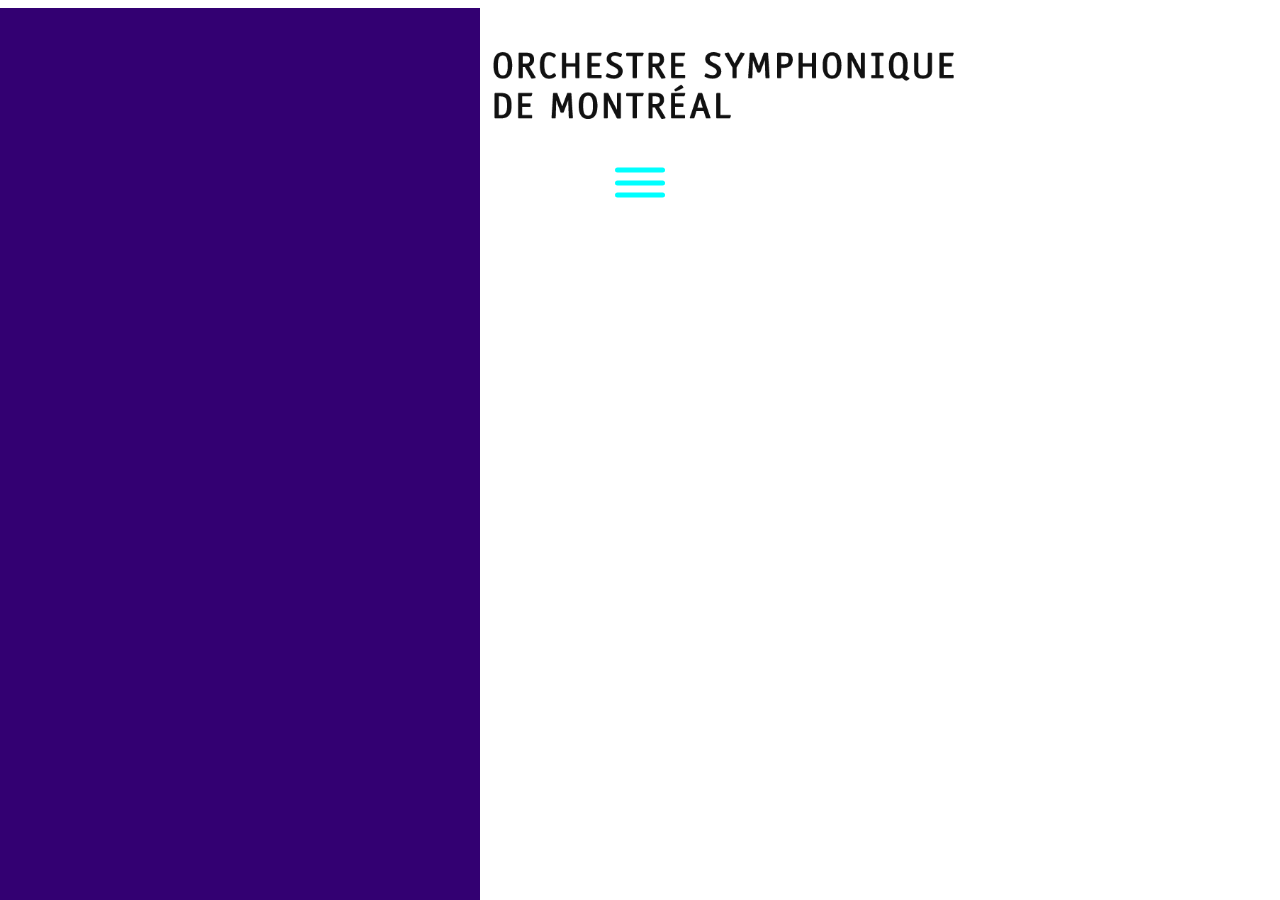
<file: index.html>
<!DOCTYPE html>
<html lang="en">
    <head>
        <meta charset="UTF-8">
        <meta name="viewport" content="width=device-width, initial-scale=1.0">
        <title>Orschestre Symphonique de Montreal</title>
        <link rel="stylesheet" href="./css/mainphone.css">
    </head>
    <body> 
    <header class="header">
        <img src="./assets/img/logo.png" class="logo">
        <div class="offScreenMenu">
            <ul style="list-style-type:none;" class="menu">
                <li>
                    <a href="#" class="navlink">billets</a>
                </li>
                <li >
                    <a href="#" class="navlink">communauté</a>
                </li>
                <li>
                    <a href="#" class="navlink">contribuer</a>
                </li>
                <li>
                    <a href="#" class="navlink">à propos</a>
                </li>
            </ul>
        </div>  
        
        <nav>
            <div class="hamMenu">
                <span></span>
                <span></span>
                <span></span>
            </div>    
        </nav>
    </header> 


        <main>
            <h1>blablabla</h1>
        </main>


    <footer>
        
    </footer>
</body>
</html>
</file>
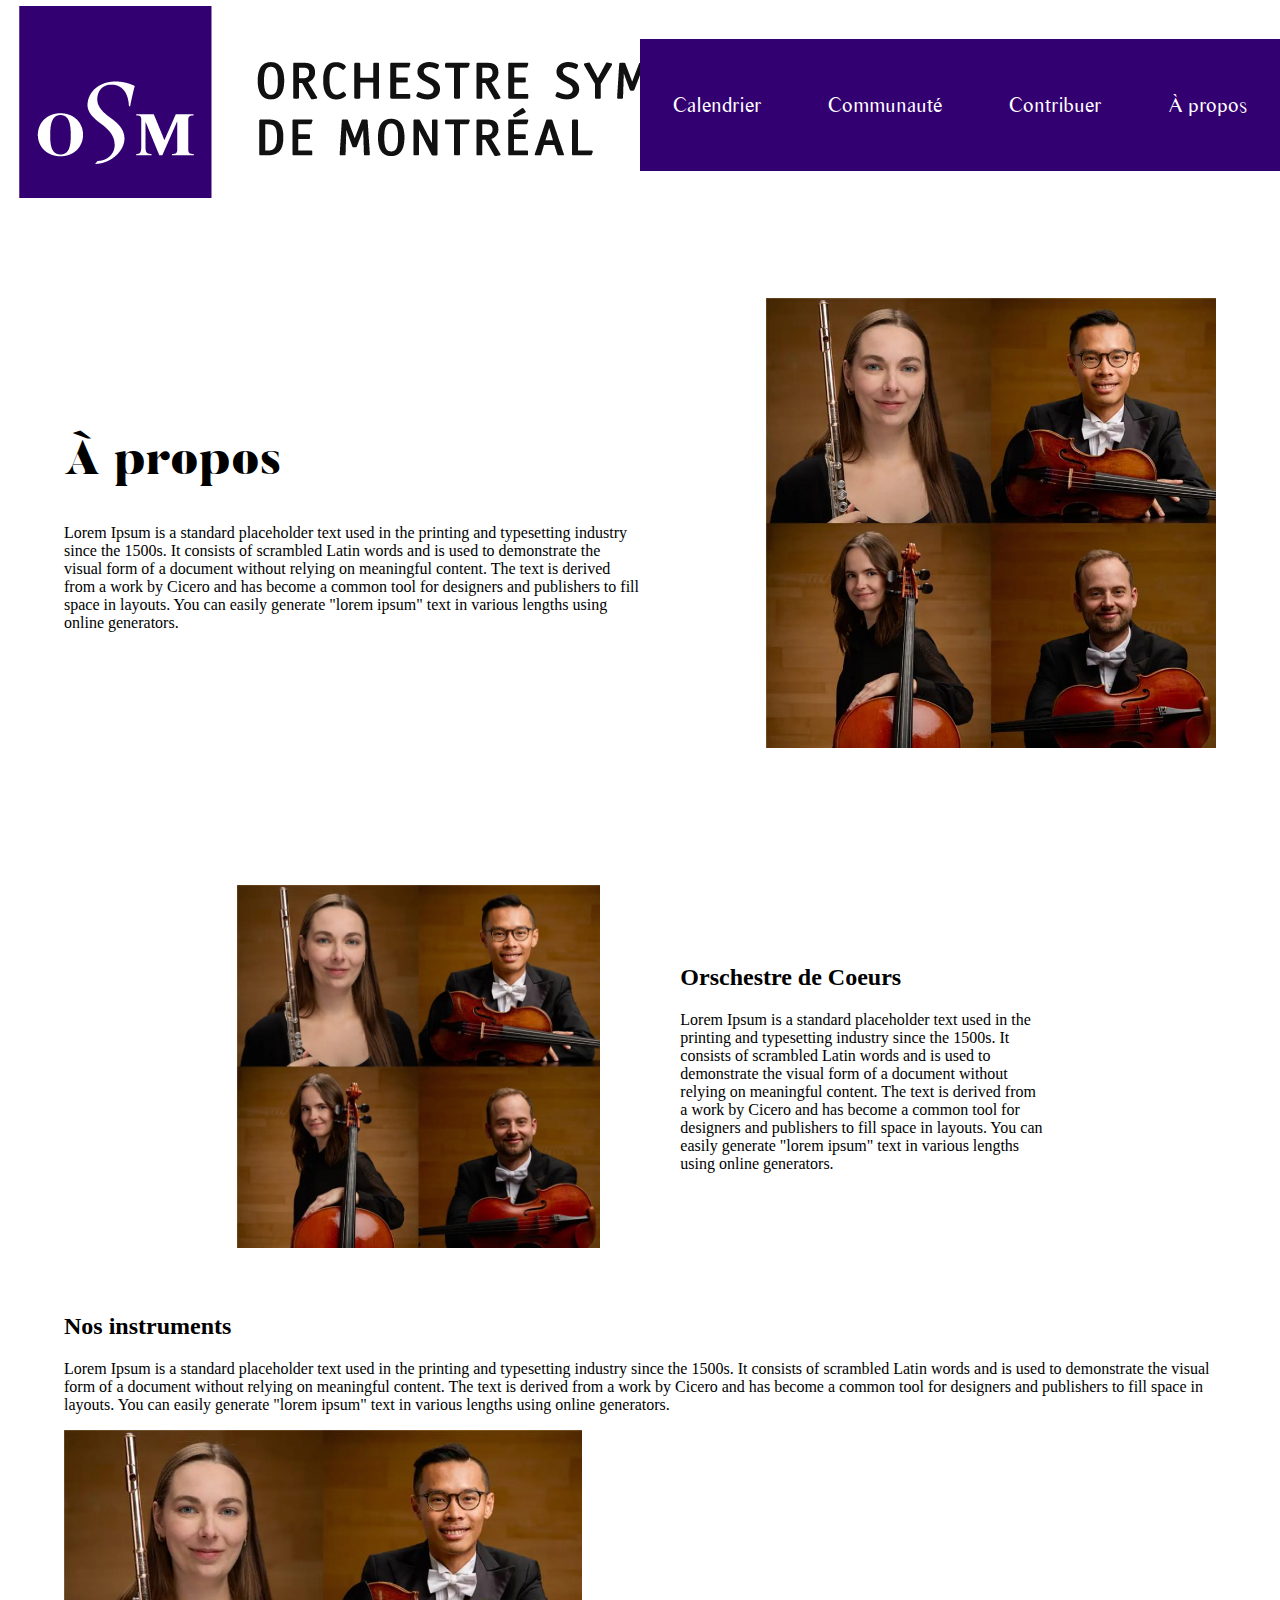
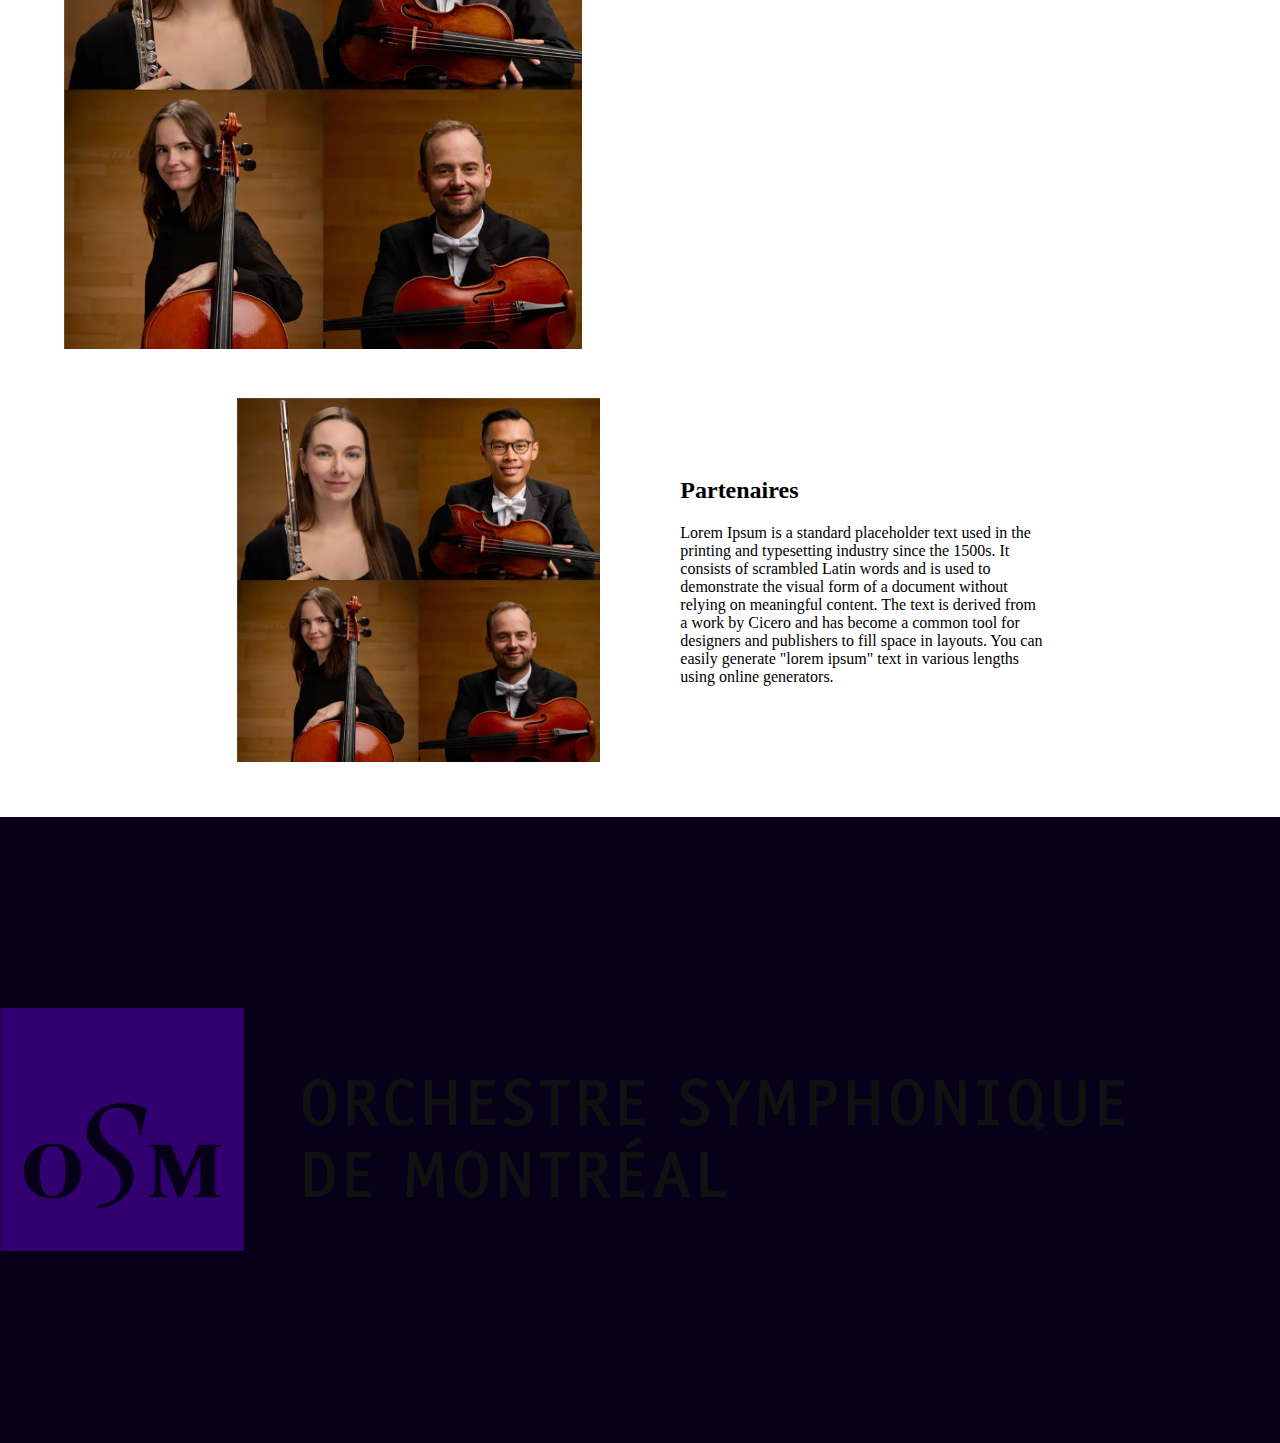
<file: a_propos.html>
<!DOCTYPE html>
<html lang="en">
    <head>
        <meta charset="UTF-8">
        <meta name="viewport" content="width=device-width, initial-scale=1.0">
        <title>Orschestre Symphonique de Montreal</title>
        <link rel="stylesheet" href="./css/main.css">
        <link rel="stylesheet" href="./css/style_MRF.css">
    </head>
    <body> 

      <!-- TOP DE PAGE -->
    <header class="header">

      <!-- image logo osm-->
      <a href="./index.html"  class="logo">
        <img src="./assets/img/logo.png">
      </a>
        <!-- POUR FORMAT DESKTOP -->
        <div class="menu">
          <ul style="list-style-type: none"> <!-- les petits points de la liste ne seront pas affichés -->
            <li><a href="./index billets.html">Calendrier</a></li>
            <li><a href="./index commu.html">Communauté</a></li>
            <li><a href="#">Contribuer</a></li>
            <li><a href="./index a propos.html">À propos</a></li>
          </ul>
        </div>
      

        <!-- POUR FORMAT TELEPHONE -->
        <!-- menu hamburger -->
        <div class="off-screen-menu">
          <ul style="list-style-type: none"> <!-- les petits points de la liste ne seront pas affichés -->
            <li><a href="./index billets.html">Calendrier</a></li>
            <li><a href="./index commu.html">Communauté</a></li>
            <li><a href="#">Contribuer</a></li>
            <li><a href="./index a propos.html">À propos</a></li>
          </ul>
        </div>
        
        <!-- tites lignes hamburger -->
        <nav>
          <div class="ham-menu">
            <span></span>
            <span></span>
            <span></span>
          </div>
        </nav>
    </header> 


        <main>
          <div class="grosseCarte">
            <div class="grosseCarteTxt">
              <h1>À propos</h1>
              <p> Lorem Ipsum is a standard placeholder text used in the printing and typesetting industry since the 1500s. It consists of scrambled Latin words and is used to demonstrate the visual form of a document without relying on meaningful content. The text is derived from a work by Cicero and has become a common tool for designers and publishers to fill space in layouts. You can easily generate "lorem ipsum" text in various lengths using online generators.</p>
            </div>
            <div>
              <img src="./assets/img/image_4_musiciens.png" class="photoGrosseCarte">
            </div>
          </div>

          <div class="carteGauche">
            <img src="./assets/img/image_4_musiciens.png" class="photoPetiteCarte">
            <div class="carteGaucheTxt">
              <h2>Orschestre de Coeurs</h2>
              <p> Lorem Ipsum is a standard placeholder text used in the printing and typesetting industry since the 1500s. It consists of scrambled Latin words and is used to demonstrate the visual form of a document without relying on meaningful content. The text is derived from a work by Cicero and has become a common tool for designers and publishers to fill space in layouts. You can easily generate "lorem ipsum" text in various lengths using online generators.</p>
            </div>

          </div>

          <div class="carteDroite">
            <div class="carteDroiteTxt">
              <h2>Nos instruments</h2>
              <p> Lorem Ipsum is a standard placeholder text used in the printing and typesetting industry since the 1500s. It consists of scrambled Latin words and is used to demonstrate the visual form of a document without relying on meaningful content. The text is derived from a work by Cicero and has become a common tool for designers and publishers to fill space in layouts. You can easily generate "lorem ipsum" text in various lengths using online generators.</p>
            </div>
            <img src="./assets/img/image_4_musiciens.png" class="photoPetiteCarte">
          </div>

          <div class="carteGauche">
            <img src="./assets/img/image_4_musiciens.png" class="photoPetiteCarte">
            <div class="carteGaucheTxt">
              <h2>Partenaires</h2>
              <p> Lorem Ipsum is a standard placeholder text used in the printing and typesetting industry since the 1500s. It consists of scrambled Latin words and is used to demonstrate the visual form of a document without relying on meaningful content. The text is derived from a work by Cicero and has become a common tool for designers and publishers to fill space in layouts. You can easily generate "lorem ipsum" text in various lengths using online generators.</p>
            </div>

          </div>
        </main>


        <footer>
          <img src="/assets/img/logo.svg" class="logo-footer">
          <ul>
            <li>Billets</li>
            <li>Communauté</li>
            <li>Contribuer</li>
            <li>À propos</li>
            <li>Infos</li>
          </ul>
      </footer>
    <script src="./js/script.js"></script>
</body>
</html>
</file>
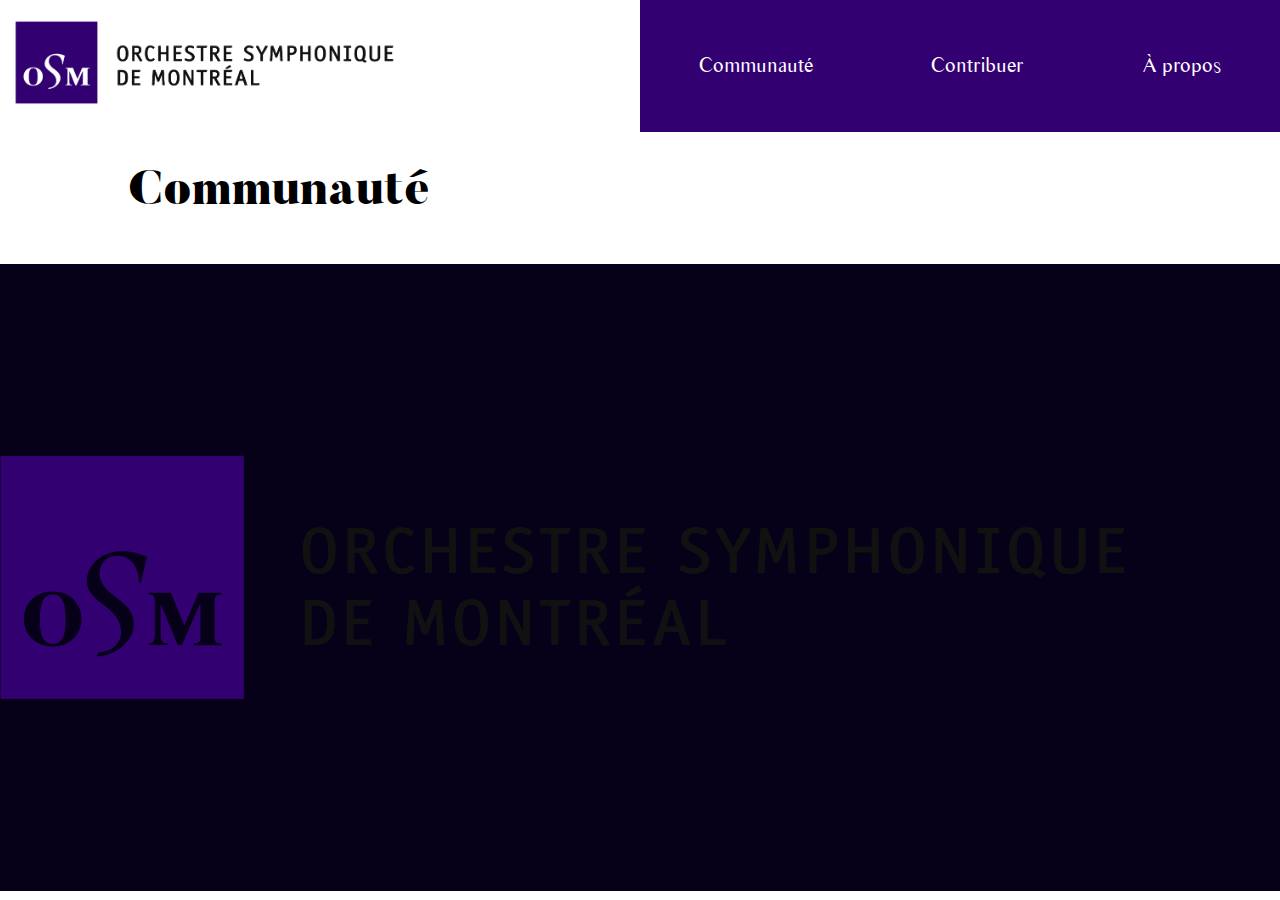
<file: communaute.html>
<!DOCTYPE html>
<html lang="en">

<head>
  <meta charset="UTF-8">
  <meta name="viewport" content="width=device-width, initial-scale=1.0">
  <title>Orschestre Symphonique de Montreal</title>
  <link rel="stylesheet" href="./css/main.css">
</head>

<body>

  <!-- TOP DE PAGE -->
  <header class="header">

    <!-- image logo osm-->
    <a href="./index.html">
      <img src="./assets/img/logo.png" class="logo">
    </a>
    <!-- POUR FORMAT DESKTOP -->
    <div class="menu">
      <ul style="list-style-type: none" class=""> <!-- les petits points de la liste ne seront pas affichés -->
        <li><a href="./communaute.html">Communauté</a></li>
        <li><a href="./contribuer.html">Contribuer</a></li>
        <li><a href="./a_propos.html">À propos</a></li>
      </ul>
    </div>


    <!-- POUR FORMAT TELEPHONE -->
    <!-- menu hamburger -->
    <div class="off-screen-menu">
      <ul style="list-style-type: none" class="off-screen-choices">
        <!-- les petits points de la liste ne seront pas affichés -->
        <li><a href="./communaute.html">Communauté</a></li>
        <li><a href="contribuer.html">Contribuer</a></li>
        <li><a href="./a_propos.html">À propos</a></li>
      </ul>
    </div>

    <!-- tites lignes hamburger -->
    <nav>
      <div class="ham-menu">
        <span></span>
        <span></span>
        <span></span>
      </div>
    </nav>
  </header>


  <main>
    <h1>Communauté</h1>
  </main>


  <footer>
    <img src="/assets/img/logo.svg" class="logo-footer">
    <ul>
      <li>Communauté</li>
      <li>Contribuer</li>
      <li>À propos</li>
      <li>Infos</li>
    </ul>
  </footer>
  <script src="./js/script.js"></script>
</body>

</html>
</file>
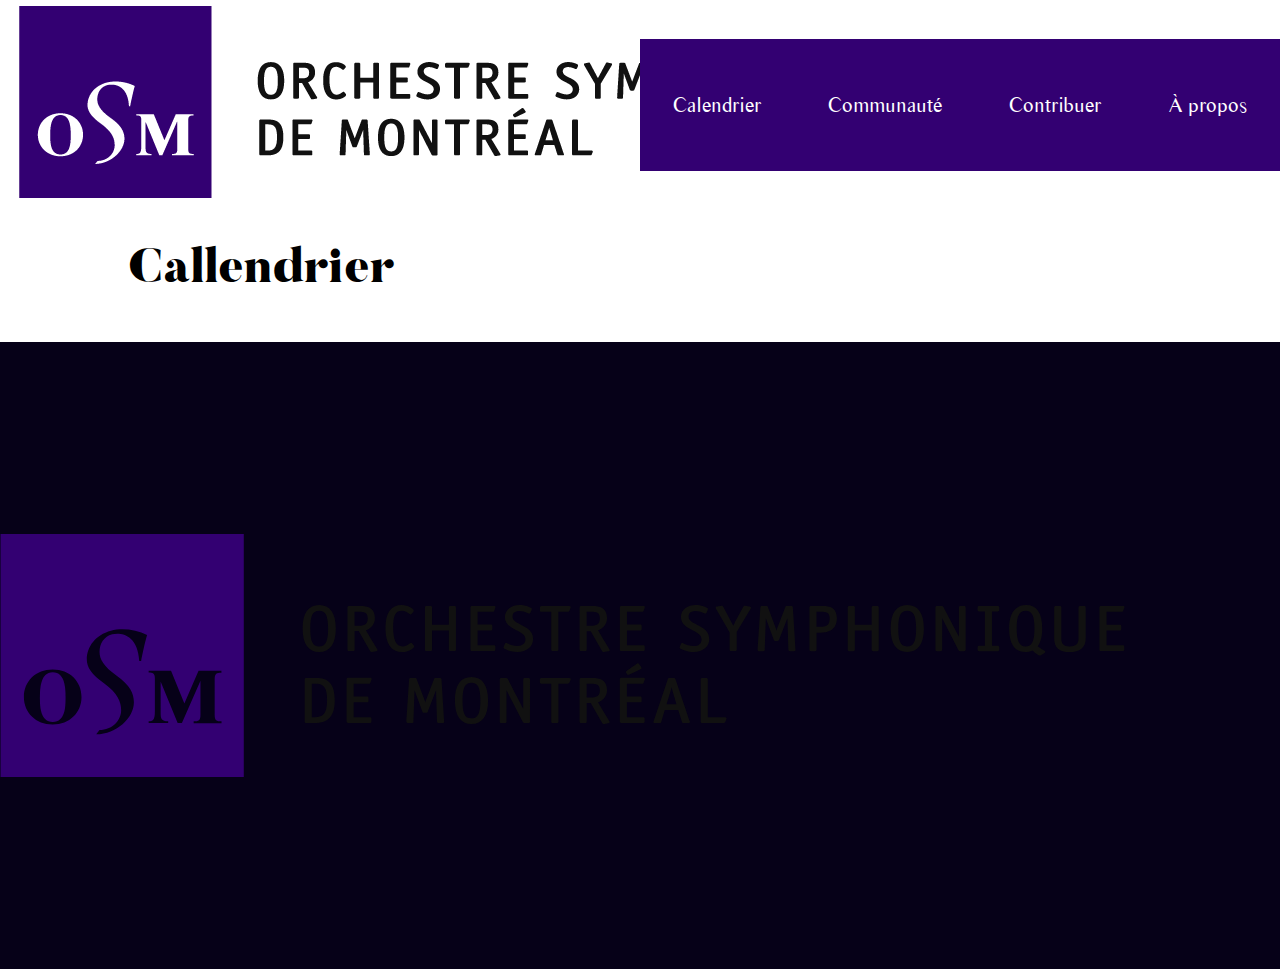
<file: contribuer.html>
<!DOCTYPE html>
<html lang="en">
    <head>
        <meta charset="UTF-8">
        <meta name="viewport" content="width=device-width, initial-scale=1.0">
        <title>Orschestre Symphonique de Montreal</title>
        <link rel="stylesheet" href="./css/main.css">
    </head>
    <body> 

      <!-- TOP DE PAGE -->
    <header class="header">

      <!-- image logo osm-->
      <a href="./index.html"  class="logo">
        <img src="./assets/img/logo.png">
      </a>
        <!-- POUR FORMAT DESKTOP -->
        <div class="menu">
          <ul style="list-style-type: none" class=""> <!-- les petits points de la liste ne seront pas affichés -->
            <li><a href="./index billets.html">Calendrier</a></li>
            <li><a href="./index commu.html">Communauté</a></li>
            <li><a href="#">Contribuer</a></li>
            <li><a href="./index a propos.html">À propos</a></li>
          </ul>
        </div>


        <!-- POUR FORMAT TELEPHONE -->
        <!-- menu hamburger -->
        <div class="off-screen-menu">
          <ul style="list-style-type: none"> <!-- les petits points de la liste ne seront pas affichés -->
            <li><a href="#">Calendrier</a></li>
            <li><a href="#">Communauté</a></li>
            <li><a href="#">Contribuer</a></li>
            <li><a href="#">À propos</a></li>
          </ul>
        </div>
        
        <!-- tites lignes hamburger -->
        <nav>
          <div class="ham-menu">
            <span></span>
            <span></span>
            <span></span>
          </div>
        </nav>
    </header> 


        <main>
            <h1>Callendrier</h1>
        </main>


        <footer>
          <img src="/assets/img/logo.svg" class="logo-footer">
          <ul>
            <li>Billets</li>
            <li>Communauté</li>
            <li>Contribuer</li>
            <li>À propos</li>
            <li>Infos</li>
          </ul>
      </footer>
    <script src="./js/script.js"></script>
</body>
</html>
</file>
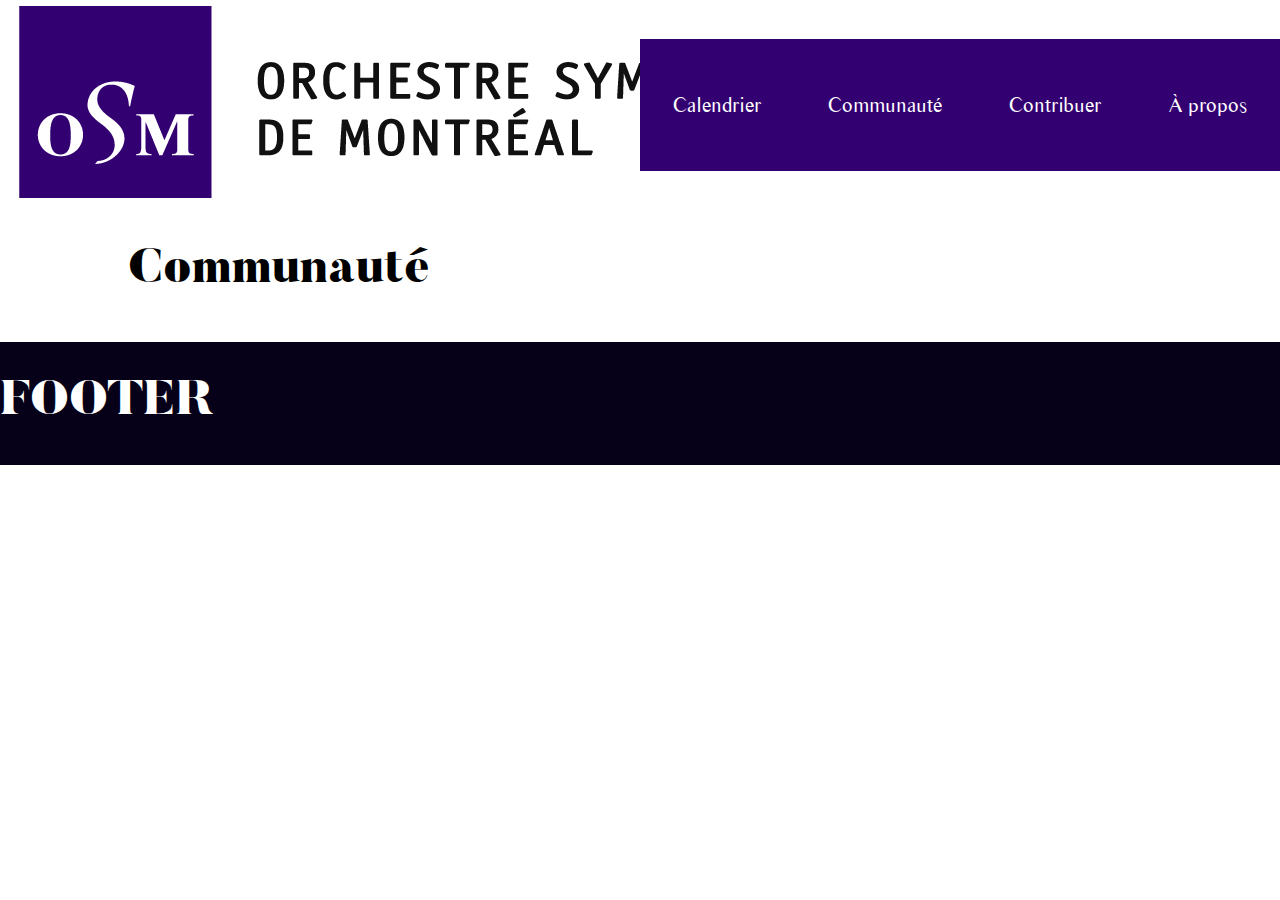
<file: index commu.html>
<!DOCTYPE html>
<html lang="en">
    <head>
        <meta charset="UTF-8">
        <meta name="viewport" content="width=device-width, initial-scale=1.0">
        <title>Orschestre Symphonique de Montreal</title>
        <link rel="stylesheet" href="./css/main.css">
    </head>
    <body> 

      <!-- TOP DE PAGE -->
    <header class="header">

      <!-- image logo osm-->
      <a href="./index.html"  class="logo">
        <img src="./assets/img/logo.png">
      </a>
        <!-- POUR FORMAT DESKTOP -->
        <div class="menu">
          <ul style="list-style-type: none" class=""> <!-- les petits points de la liste ne seront pas affichés -->
            <li><a href="./index billets.html">Calendrier</a></li>
            <li><a href="./index commu.html">Communauté</a></li>
            <li><a href="#">Contribuer</a></li>
            <li><a href="./index a propos.html">À propos</a></li>
          </ul>
        </div>


        <!-- POUR FORMAT TELEPHONE -->
        <!-- menu hamburger -->
        <div class="off-screen-menu">
          <ul style="list-style-type: none"> <!-- les petits points de la liste ne seront pas affichés -->
            <li><a href="#">Calendrier</a></li>
            <li><a href="#">Communauté</a></li>
            <li><a href="#">Contribuer</a></li>
            <li><a href="#">À propos</a></li>
          </ul>
        </div>
        
        <!-- tites lignes hamburger -->
        <nav>
          <div class="ham-menu">
            <span></span>
            <span></span>
            <span></span>
          </div>
        </nav>
    </header> 


        <main>
            <h1>Communauté</h1>
        </main>


    <footer>
      <h1>FOOTER</h1>
    </footer>
    <script src="./js/script.js"></script>
</body>
</html>
</file>
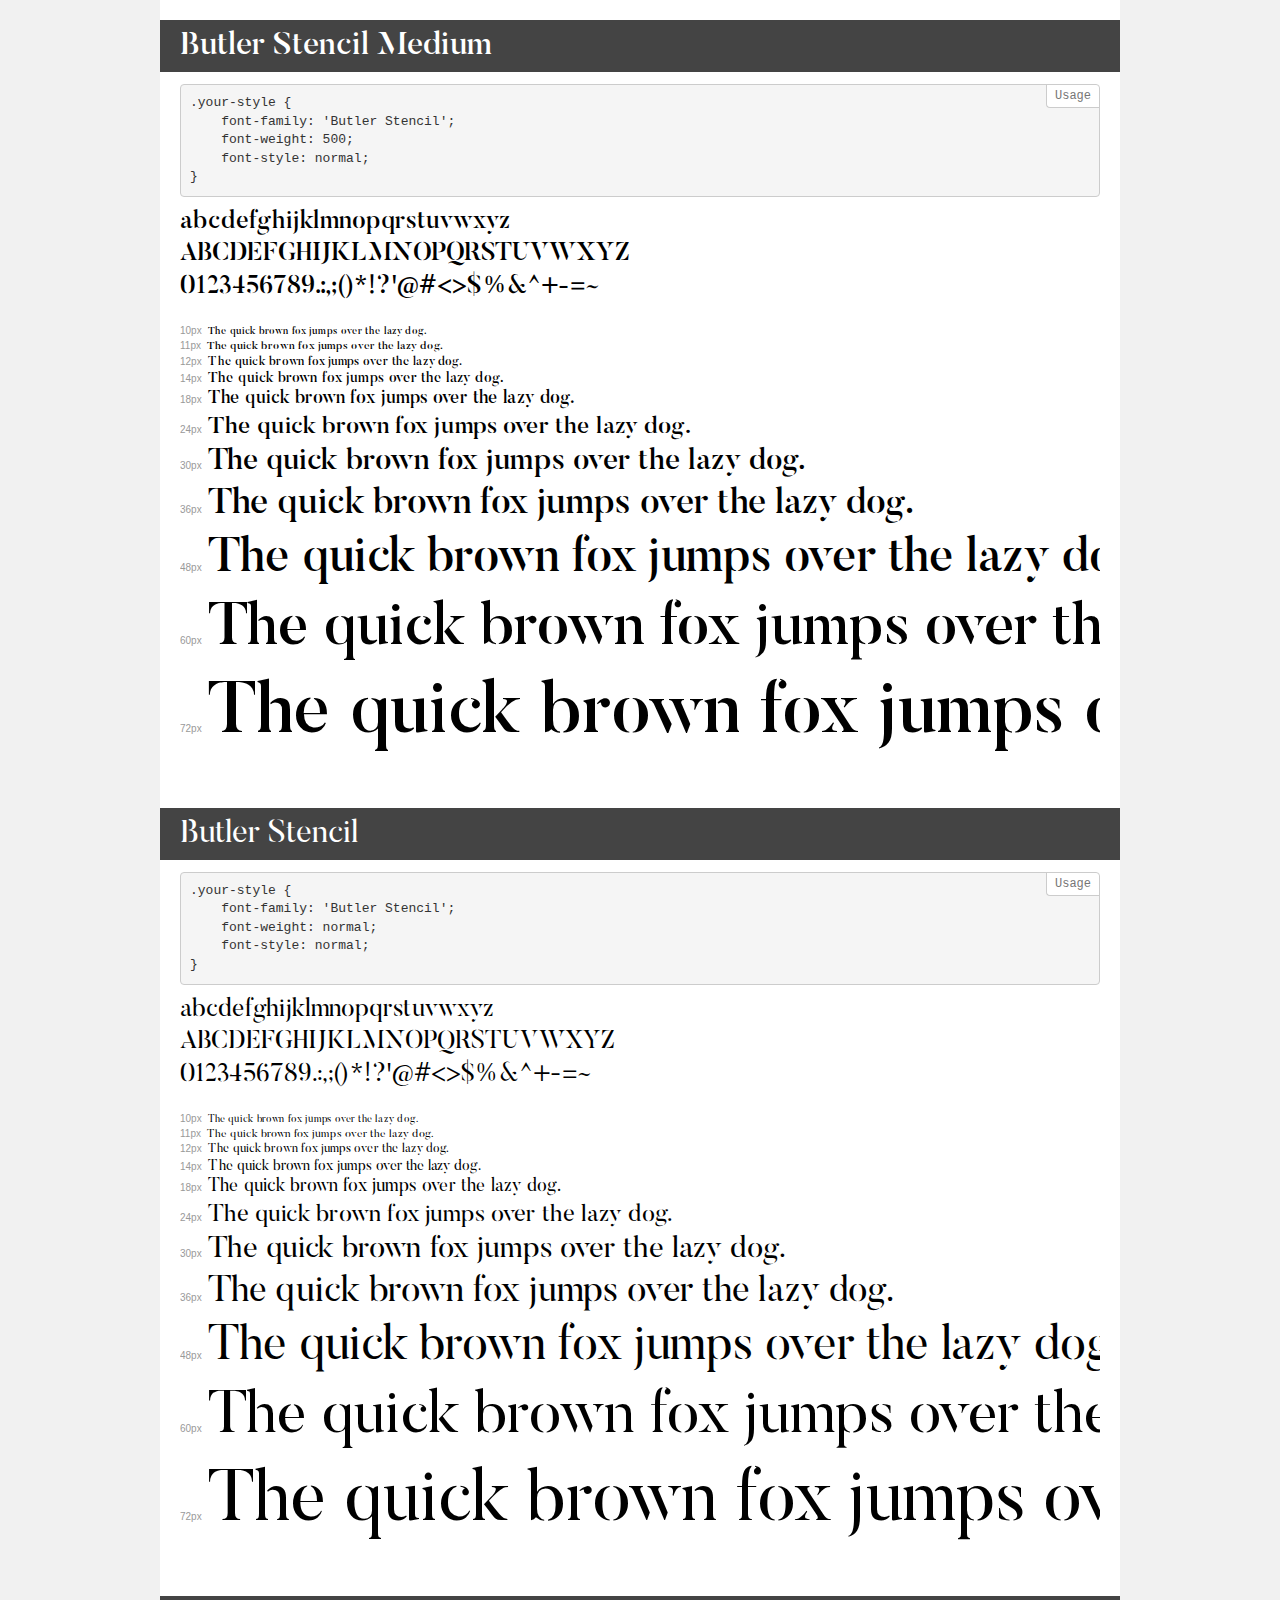
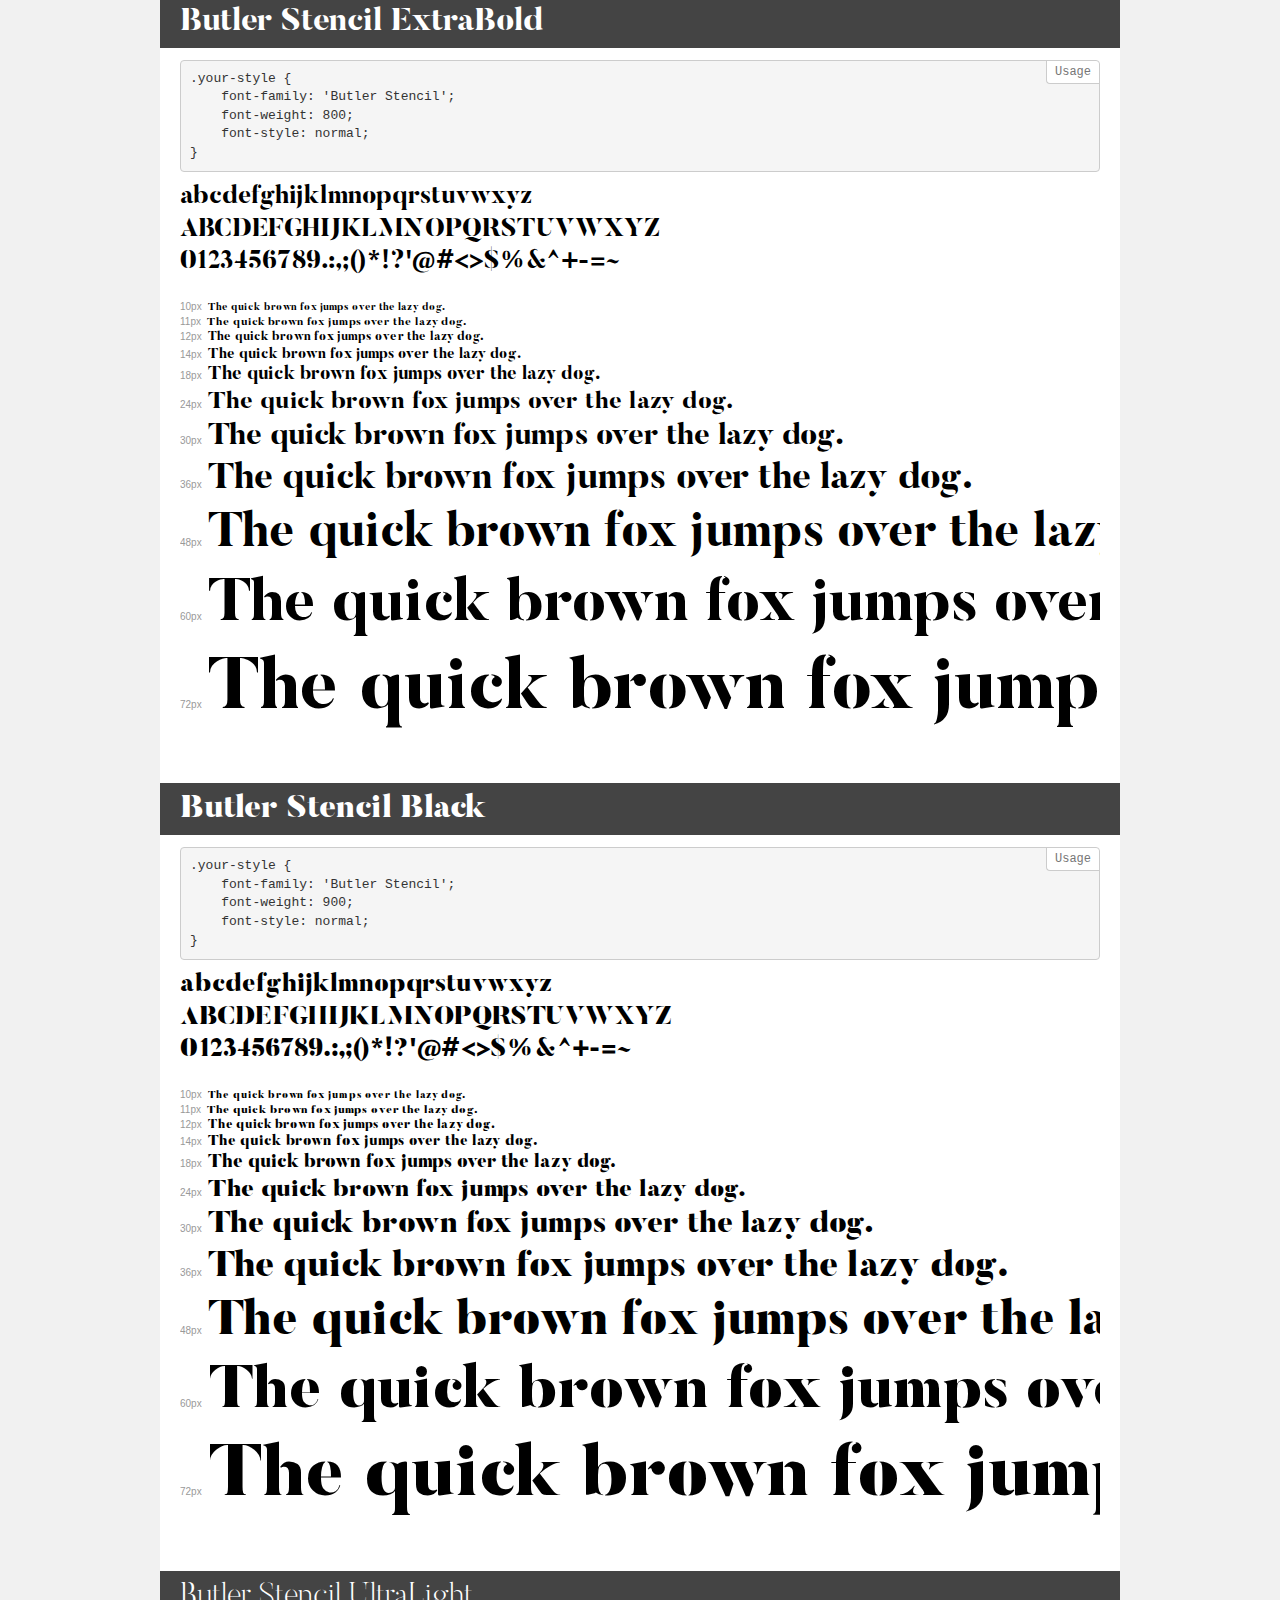
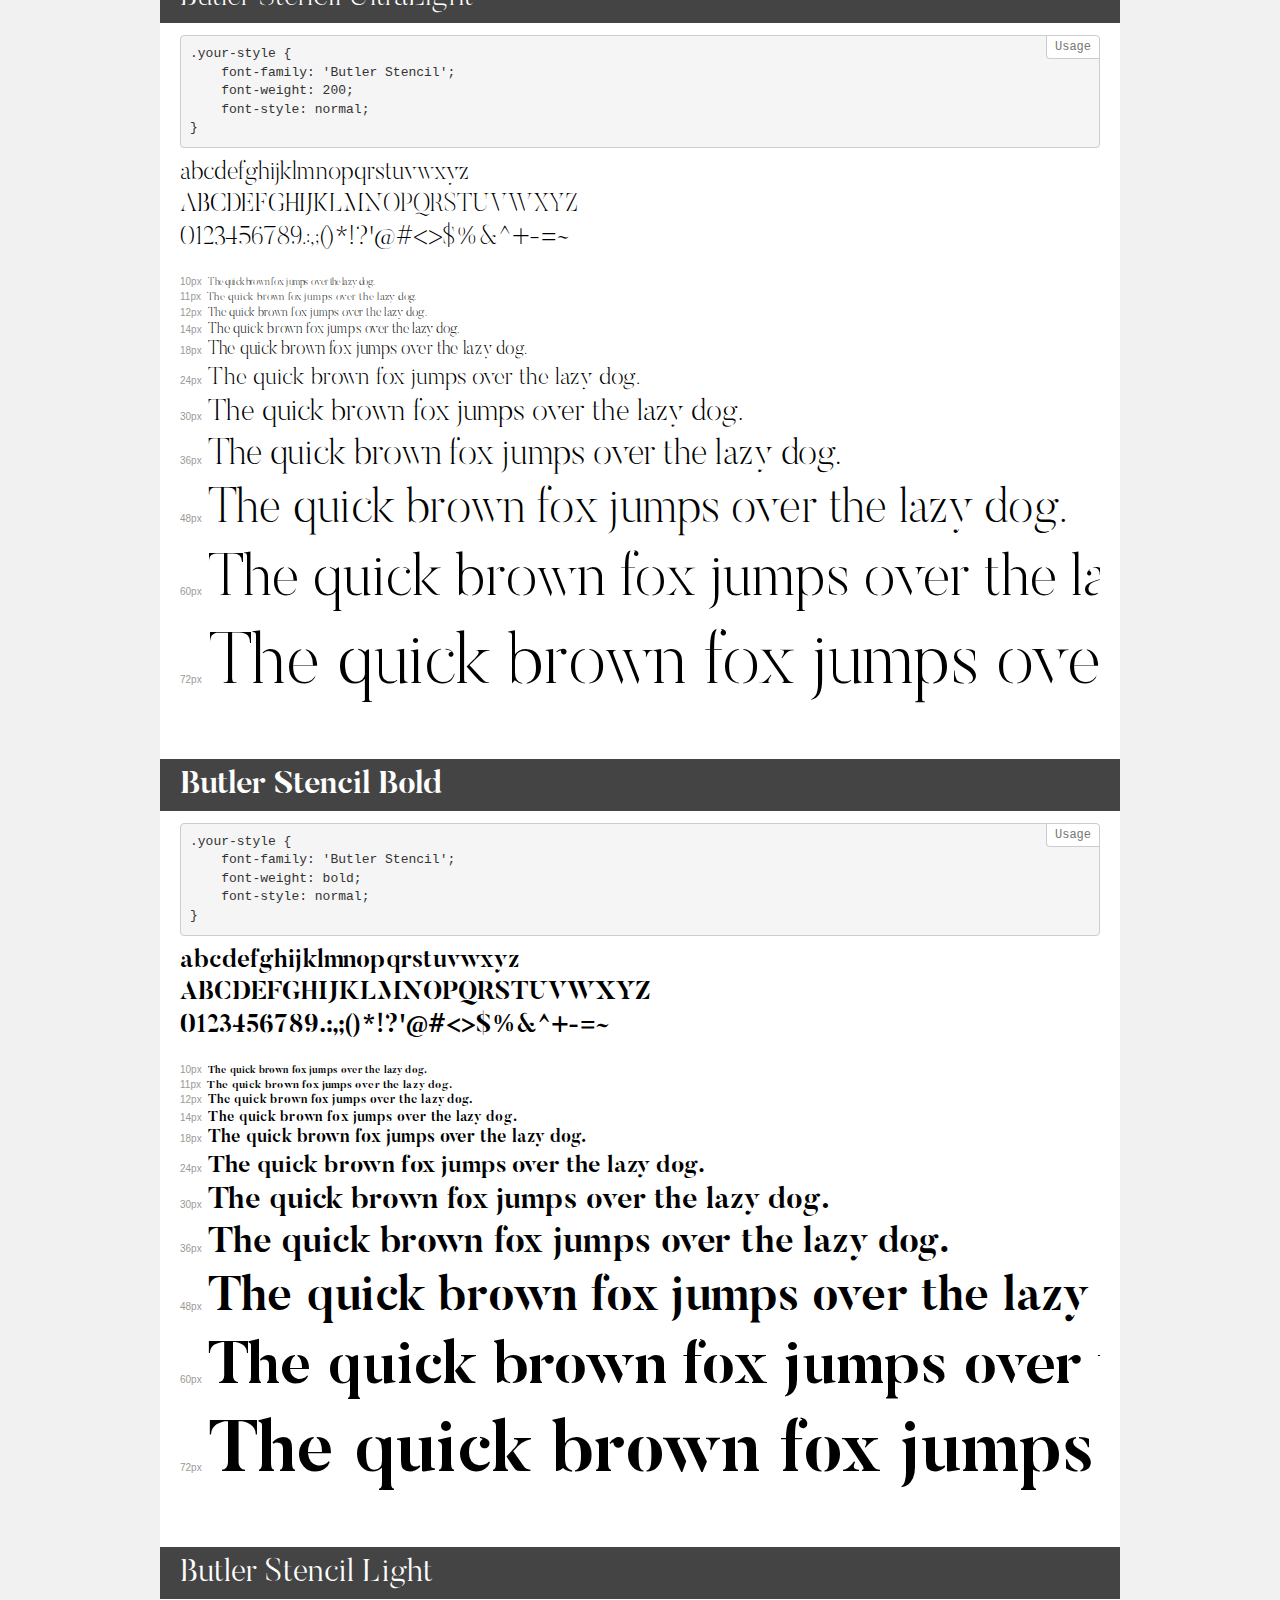
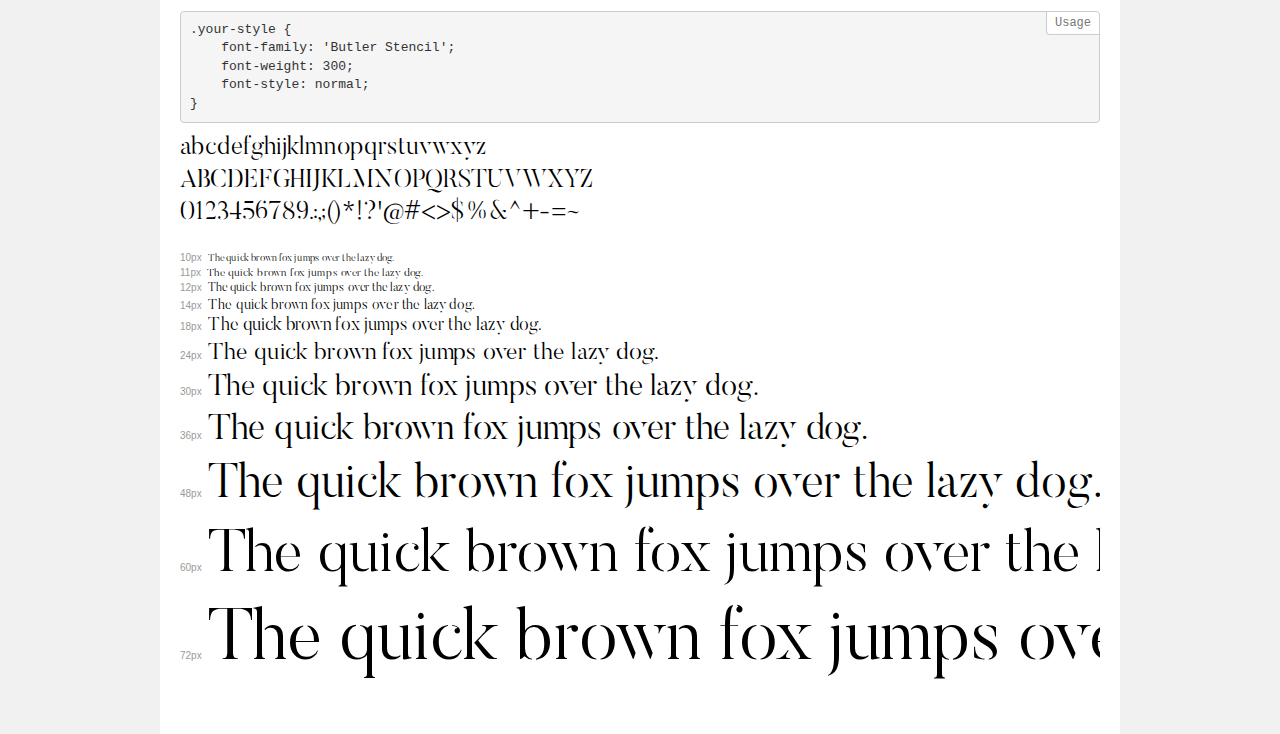
<file: assets/polices/butler/Butler_Stencil_Webfont/demo.html>
<!DOCTYPE html>
<html>
<head>
    <meta charset="utf-8">
    <meta http-equiv="X-UA-Compatible" content="IE=edge">
    <meta name="viewport" content="width=device-width, initial-scale=1">
    <meta name="robots" content="noindex, noarchive">
    <meta name="format-detection" content="telephone=no">
    <title>Transfonter demo</title>
    <link href="stylesheet.css" rel="stylesheet">
    <style>
        /*
        http://meyerweb.com/eric/tools/css/reset/
        v2.0 | 20110126
        License: none (public domain)
        */
        html, body, div, span, applet, object, iframe,
        h1, h2, h3, h4, h5, h6, p, blockquote, pre,
        a, abbr, acronym, address, big, cite, code,
        del, dfn, em, img, ins, kbd, q, s, samp,
        small, strike, strong, sub, sup, tt, var,
        b, u, i, center,
        dl, dt, dd, ol, ul, li,
        fieldset, form, label, legend,
        table, caption, tbody, tfoot, thead, tr, th, td,
        article, aside, canvas, details, embed,
        figure, figcaption, footer, header, hgroup,
        menu, nav, output, ruby, section, summary,
        time, mark, audio, video {
            margin: 0;
            padding: 0;
            border: 0;
            font-size: 100%;
            font: inherit;
            vertical-align: baseline;
        }
        /* HTML5 display-role reset for older browsers */
        article, aside, details, figcaption, figure,
        footer, header, hgroup, menu, nav, section {
            display: block;
        }
        body {
            line-height: 1;
        }
        ol, ul {
            list-style: none;
        }
        blockquote, q {
            quotes: none;
        }
        blockquote:before, blockquote:after,
        q:before, q:after {
            content: '';
            content: none;
        }
        table {
            border-collapse: collapse;
            border-spacing: 0;
        }
        /* common styles */
        body {
            background: #f1f1f1;
            color: #000;
        }
        .page {
            background: #fff;
            width: 920px;
            margin: 0 auto;
            padding: 20px 20px 0 20px;
            overflow: hidden;
        }
        .font-container {
            overflow-x: auto;
            overflow-y: hidden;
            margin-bottom: 40px;
            line-height: 1.3;
            white-space: nowrap;
            padding-bottom: 5px;
        }
        h1 {
            position: relative;
            background: #444;
            font-size: 32px;
            color: #fff;
            padding: 10px 20px;
            margin: 0 -20px 12px -20px;
        }
        .letters {
            font-size: 25px;
            margin-bottom: 20px;
        }
        .s10:before {
            content: '10px';
        }
        .s11:before {
            content: '11px';
        }
        .s12:before {
            content: '12px';
        }
        .s14:before {
            content: '14px';
        }
        .s18:before {
            content: '18px';
        }
        .s24:before {
            content: '24px';
        }
        .s30:before {
            content: '30px';
        }
        .s36:before {
            content: '36px';
        }
        .s48:before {
            content: '48px';
        }
        .s60:before {
            content: '60px';
        }
        .s72:before {
            content: '72px';
        }
        .s10:before, .s11:before, .s12:before, .s14:before,
        .s18:before, .s24:before, .s30:before, .s36:before,
        .s48:before, .s60:before, .s72:before {
            font-family: Arial, sans-serif;
            font-size: 10px;
            font-weight: normal;
            font-style: normal;
            color: #999;
            padding-right: 6px;
        }
        pre {
            display: block;
            position: relative;
            padding: 9px;
            margin: 0 0 10px;
            font-family: Monaco, Menlo, Consolas, "Courier New", monospace !important;
            font-size: 13px;
            line-height: 1.428571429;
            color: #333;
            font-weight: normal !important;
            font-style: normal !important;
            background-color: #f5f5f5;
            border: 1px solid #ccc;
            overflow-x: auto;
            border-radius: 4px;
        }
        pre:after {
            display: block;
            position: absolute;
            right: 0;
            top: 0;
            content: 'Usage';
            line-height: 1;
            padding: 5px 8px;
            font-size: 12px;
            color: #767676;
            background-color: #fff;
            border: 1px solid #ccc;
            border-right: none;
            border-top: none;
            border-radius: 0 4px 0 4px;
            z-index: 10;
        }
        /* responsive */
        @media (max-width: 959px) {
            .page {
                width: auto;
                margin: 0;
            }
        }
    </style>
</head>
<body>
<div class="page">
    <div class="demo" style="font-family: 'Butler Stencil'; font-weight: 500; font-style: normal;">
        <h1>Butler Stencil Medium</h1>
        <pre>.your-style {
    font-family: 'Butler Stencil';
    font-weight: 500;
    font-style: normal;
}</pre>
        <div class="font-container">
            <p class="letters">
                abcdefghijklmnopqrstuvwxyz<br>
ABCDEFGHIJKLMNOPQRSTUVWXYZ<br>
                0123456789.:,;()*!?'@#<>$%&^+-=~
            </p>
            <p class="s10" style="font-size: 10px;">The quick brown fox jumps over the lazy dog.</p>
            <p class="s11" style="font-size: 11px;">The quick brown fox jumps over the lazy dog.</p>
            <p class="s12" style="font-size: 12px;">The quick brown fox jumps over the lazy dog.</p>
            <p class="s14" style="font-size: 14px;">The quick brown fox jumps over the lazy dog.</p>
            <p class="s18" style="font-size: 18px;">The quick brown fox jumps over the lazy dog.</p>
            <p class="s24" style="font-size: 24px;">The quick brown fox jumps over the lazy dog.</p>
            <p class="s30" style="font-size: 30px;">The quick brown fox jumps over the lazy dog.</p>
            <p class="s36" style="font-size: 36px;">The quick brown fox jumps over the lazy dog.</p>
            <p class="s48" style="font-size: 48px;">The quick brown fox jumps over the lazy dog.</p>
            <p class="s60" style="font-size: 60px;">The quick brown fox jumps over the lazy dog.</p>
            <p class="s72" style="font-size: 72px;">The quick brown fox jumps over the lazy dog.</p>
        </div>
    </div>
    <div class="demo" style="font-family: 'Butler Stencil'; font-weight: normal; font-style: normal;">
        <h1>Butler Stencil</h1>
        <pre>.your-style {
    font-family: 'Butler Stencil';
    font-weight: normal;
    font-style: normal;
}</pre>
        <div class="font-container">
            <p class="letters">
                abcdefghijklmnopqrstuvwxyz<br>
ABCDEFGHIJKLMNOPQRSTUVWXYZ<br>
                0123456789.:,;()*!?'@#<>$%&^+-=~
            </p>
            <p class="s10" style="font-size: 10px;">The quick brown fox jumps over the lazy dog.</p>
            <p class="s11" style="font-size: 11px;">The quick brown fox jumps over the lazy dog.</p>
            <p class="s12" style="font-size: 12px;">The quick brown fox jumps over the lazy dog.</p>
            <p class="s14" style="font-size: 14px;">The quick brown fox jumps over the lazy dog.</p>
            <p class="s18" style="font-size: 18px;">The quick brown fox jumps over the lazy dog.</p>
            <p class="s24" style="font-size: 24px;">The quick brown fox jumps over the lazy dog.</p>
            <p class="s30" style="font-size: 30px;">The quick brown fox jumps over the lazy dog.</p>
            <p class="s36" style="font-size: 36px;">The quick brown fox jumps over the lazy dog.</p>
            <p class="s48" style="font-size: 48px;">The quick brown fox jumps over the lazy dog.</p>
            <p class="s60" style="font-size: 60px;">The quick brown fox jumps over the lazy dog.</p>
            <p class="s72" style="font-size: 72px;">The quick brown fox jumps over the lazy dog.</p>
        </div>
    </div>
    <div class="demo" style="font-family: 'Butler Stencil'; font-weight: 800; font-style: normal;">
        <h1>Butler Stencil ExtraBold</h1>
        <pre>.your-style {
    font-family: 'Butler Stencil';
    font-weight: 800;
    font-style: normal;
}</pre>
        <div class="font-container">
            <p class="letters">
                abcdefghijklmnopqrstuvwxyz<br>
ABCDEFGHIJKLMNOPQRSTUVWXYZ<br>
                0123456789.:,;()*!?'@#<>$%&^+-=~
            </p>
            <p class="s10" style="font-size: 10px;">The quick brown fox jumps over the lazy dog.</p>
            <p class="s11" style="font-size: 11px;">The quick brown fox jumps over the lazy dog.</p>
            <p class="s12" style="font-size: 12px;">The quick brown fox jumps over the lazy dog.</p>
            <p class="s14" style="font-size: 14px;">The quick brown fox jumps over the lazy dog.</p>
            <p class="s18" style="font-size: 18px;">The quick brown fox jumps over the lazy dog.</p>
            <p class="s24" style="font-size: 24px;">The quick brown fox jumps over the lazy dog.</p>
            <p class="s30" style="font-size: 30px;">The quick brown fox jumps over the lazy dog.</p>
            <p class="s36" style="font-size: 36px;">The quick brown fox jumps over the lazy dog.</p>
            <p class="s48" style="font-size: 48px;">The quick brown fox jumps over the lazy dog.</p>
            <p class="s60" style="font-size: 60px;">The quick brown fox jumps over the lazy dog.</p>
            <p class="s72" style="font-size: 72px;">The quick brown fox jumps over the lazy dog.</p>
        </div>
    </div>
    <div class="demo" style="font-family: 'Butler Stencil'; font-weight: 900; font-style: normal;">
        <h1>Butler Stencil Black</h1>
        <pre>.your-style {
    font-family: 'Butler Stencil';
    font-weight: 900;
    font-style: normal;
}</pre>
        <div class="font-container">
            <p class="letters">
                abcdefghijklmnopqrstuvwxyz<br>
ABCDEFGHIJKLMNOPQRSTUVWXYZ<br>
                0123456789.:,;()*!?'@#<>$%&^+-=~
            </p>
            <p class="s10" style="font-size: 10px;">The quick brown fox jumps over the lazy dog.</p>
            <p class="s11" style="font-size: 11px;">The quick brown fox jumps over the lazy dog.</p>
            <p class="s12" style="font-size: 12px;">The quick brown fox jumps over the lazy dog.</p>
            <p class="s14" style="font-size: 14px;">The quick brown fox jumps over the lazy dog.</p>
            <p class="s18" style="font-size: 18px;">The quick brown fox jumps over the lazy dog.</p>
            <p class="s24" style="font-size: 24px;">The quick brown fox jumps over the lazy dog.</p>
            <p class="s30" style="font-size: 30px;">The quick brown fox jumps over the lazy dog.</p>
            <p class="s36" style="font-size: 36px;">The quick brown fox jumps over the lazy dog.</p>
            <p class="s48" style="font-size: 48px;">The quick brown fox jumps over the lazy dog.</p>
            <p class="s60" style="font-size: 60px;">The quick brown fox jumps over the lazy dog.</p>
            <p class="s72" style="font-size: 72px;">The quick brown fox jumps over the lazy dog.</p>
        </div>
    </div>
    <div class="demo" style="font-family: 'Butler Stencil'; font-weight: 200; font-style: normal;">
        <h1>Butler Stencil UltraLight</h1>
        <pre>.your-style {
    font-family: 'Butler Stencil';
    font-weight: 200;
    font-style: normal;
}</pre>
        <div class="font-container">
            <p class="letters">
                abcdefghijklmnopqrstuvwxyz<br>
ABCDEFGHIJKLMNOPQRSTUVWXYZ<br>
                0123456789.:,;()*!?'@#<>$%&^+-=~
            </p>
            <p class="s10" style="font-size: 10px;">The quick brown fox jumps over the lazy dog.</p>
            <p class="s11" style="font-size: 11px;">The quick brown fox jumps over the lazy dog.</p>
            <p class="s12" style="font-size: 12px;">The quick brown fox jumps over the lazy dog.</p>
            <p class="s14" style="font-size: 14px;">The quick brown fox jumps over the lazy dog.</p>
            <p class="s18" style="font-size: 18px;">The quick brown fox jumps over the lazy dog.</p>
            <p class="s24" style="font-size: 24px;">The quick brown fox jumps over the lazy dog.</p>
            <p class="s30" style="font-size: 30px;">The quick brown fox jumps over the lazy dog.</p>
            <p class="s36" style="font-size: 36px;">The quick brown fox jumps over the lazy dog.</p>
            <p class="s48" style="font-size: 48px;">The quick brown fox jumps over the lazy dog.</p>
            <p class="s60" style="font-size: 60px;">The quick brown fox jumps over the lazy dog.</p>
            <p class="s72" style="font-size: 72px;">The quick brown fox jumps over the lazy dog.</p>
        </div>
    </div>
    <div class="demo" style="font-family: 'Butler Stencil'; font-weight: bold; font-style: normal;">
        <h1>Butler Stencil Bold</h1>
        <pre>.your-style {
    font-family: 'Butler Stencil';
    font-weight: bold;
    font-style: normal;
}</pre>
        <div class="font-container">
            <p class="letters">
                abcdefghijklmnopqrstuvwxyz<br>
ABCDEFGHIJKLMNOPQRSTUVWXYZ<br>
                0123456789.:,;()*!?'@#<>$%&^+-=~
            </p>
            <p class="s10" style="font-size: 10px;">The quick brown fox jumps over the lazy dog.</p>
            <p class="s11" style="font-size: 11px;">The quick brown fox jumps over the lazy dog.</p>
            <p class="s12" style="font-size: 12px;">The quick brown fox jumps over the lazy dog.</p>
            <p class="s14" style="font-size: 14px;">The quick brown fox jumps over the lazy dog.</p>
            <p class="s18" style="font-size: 18px;">The quick brown fox jumps over the lazy dog.</p>
            <p class="s24" style="font-size: 24px;">The quick brown fox jumps over the lazy dog.</p>
            <p class="s30" style="font-size: 30px;">The quick brown fox jumps over the lazy dog.</p>
            <p class="s36" style="font-size: 36px;">The quick brown fox jumps over the lazy dog.</p>
            <p class="s48" style="font-size: 48px;">The quick brown fox jumps over the lazy dog.</p>
            <p class="s60" style="font-size: 60px;">The quick brown fox jumps over the lazy dog.</p>
            <p class="s72" style="font-size: 72px;">The quick brown fox jumps over the lazy dog.</p>
        </div>
    </div>
    <div class="demo" style="font-family: 'Butler Stencil'; font-weight: 300; font-style: normal;">
        <h1>Butler Stencil Light</h1>
        <pre>.your-style {
    font-family: 'Butler Stencil';
    font-weight: 300;
    font-style: normal;
}</pre>
        <div class="font-container">
            <p class="letters">
                abcdefghijklmnopqrstuvwxyz<br>
ABCDEFGHIJKLMNOPQRSTUVWXYZ<br>
                0123456789.:,;()*!?'@#<>$%&^+-=~
            </p>
            <p class="s10" style="font-size: 10px;">The quick brown fox jumps over the lazy dog.</p>
            <p class="s11" style="font-size: 11px;">The quick brown fox jumps over the lazy dog.</p>
            <p class="s12" style="font-size: 12px;">The quick brown fox jumps over the lazy dog.</p>
            <p class="s14" style="font-size: 14px;">The quick brown fox jumps over the lazy dog.</p>
            <p class="s18" style="font-size: 18px;">The quick brown fox jumps over the lazy dog.</p>
            <p class="s24" style="font-size: 24px;">The quick brown fox jumps over the lazy dog.</p>
            <p class="s30" style="font-size: 30px;">The quick brown fox jumps over the lazy dog.</p>
            <p class="s36" style="font-size: 36px;">The quick brown fox jumps over the lazy dog.</p>
            <p class="s48" style="font-size: 48px;">The quick brown fox jumps over the lazy dog.</p>
            <p class="s60" style="font-size: 60px;">The quick brown fox jumps over the lazy dog.</p>
            <p class="s72" style="font-size: 72px;">The quick brown fox jumps over the lazy dog.</p>
        </div>
    </div>
</div>
</body>
</html>
</file>
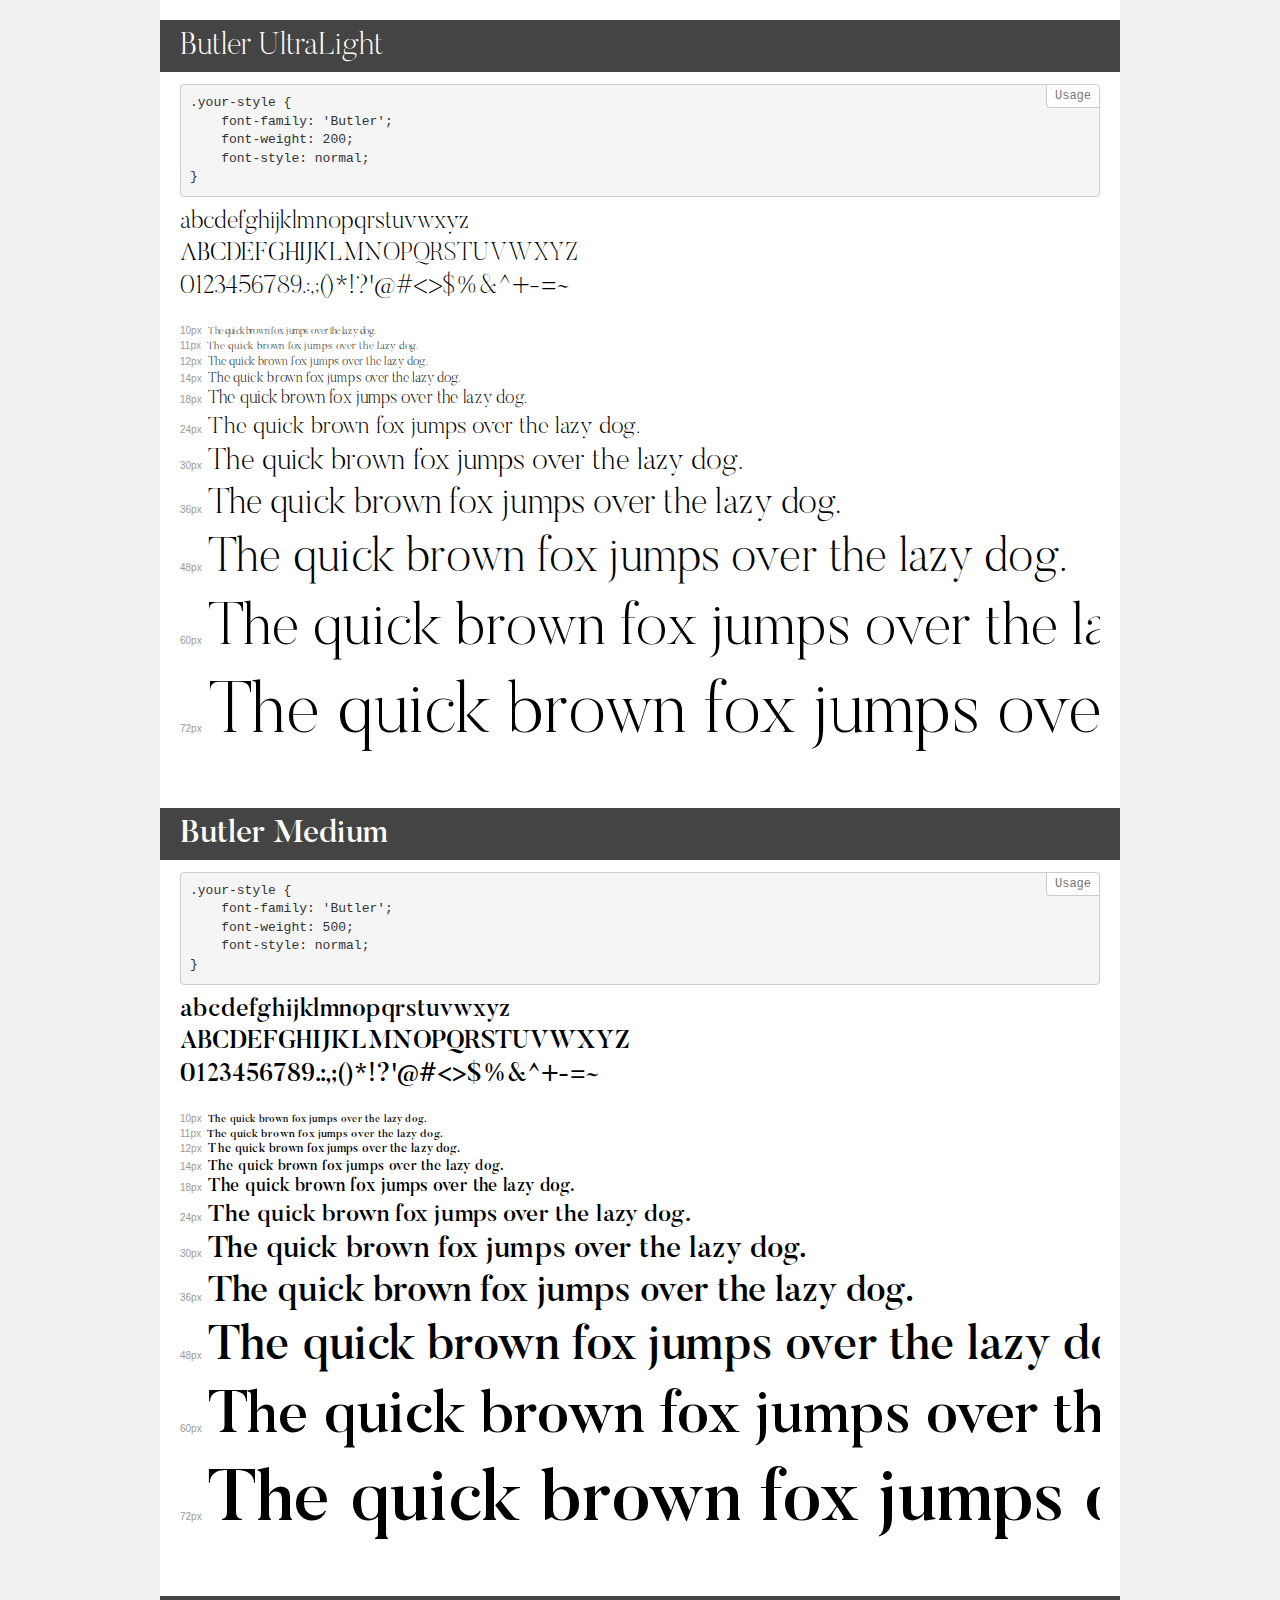
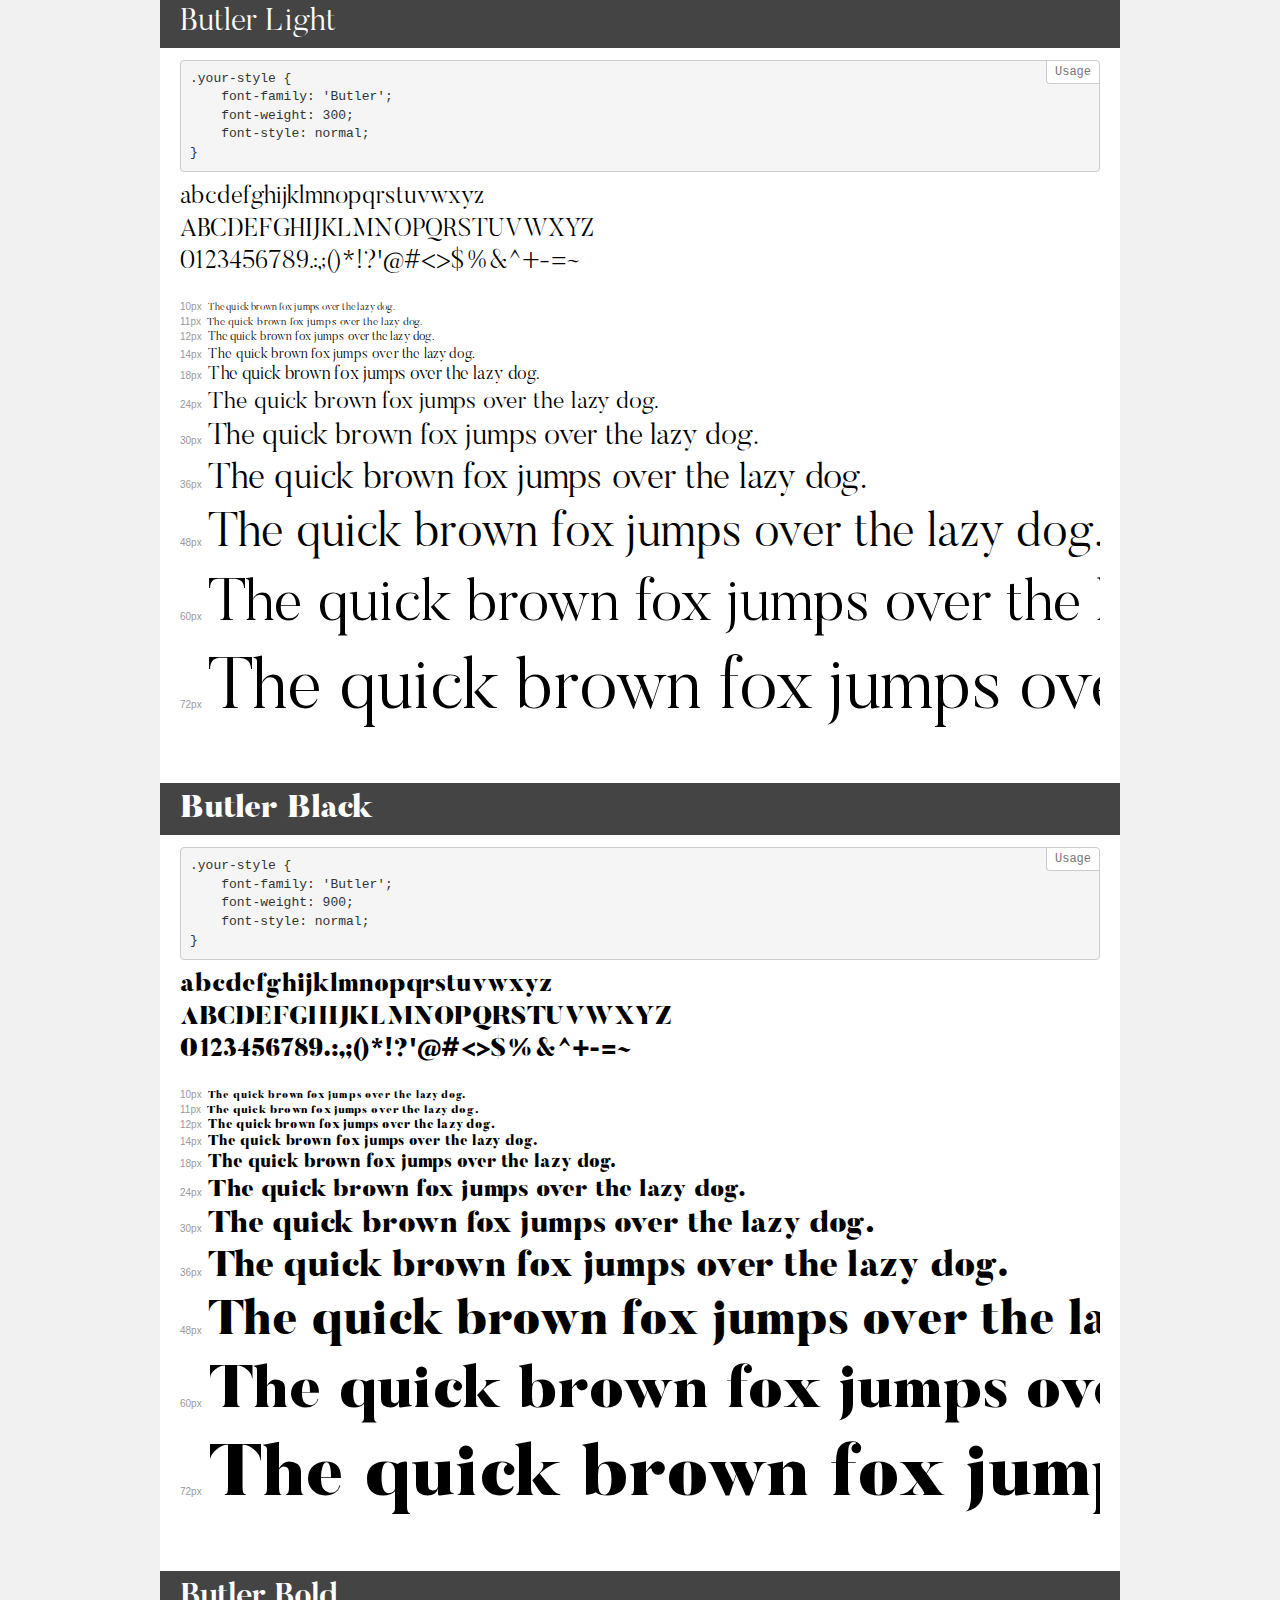
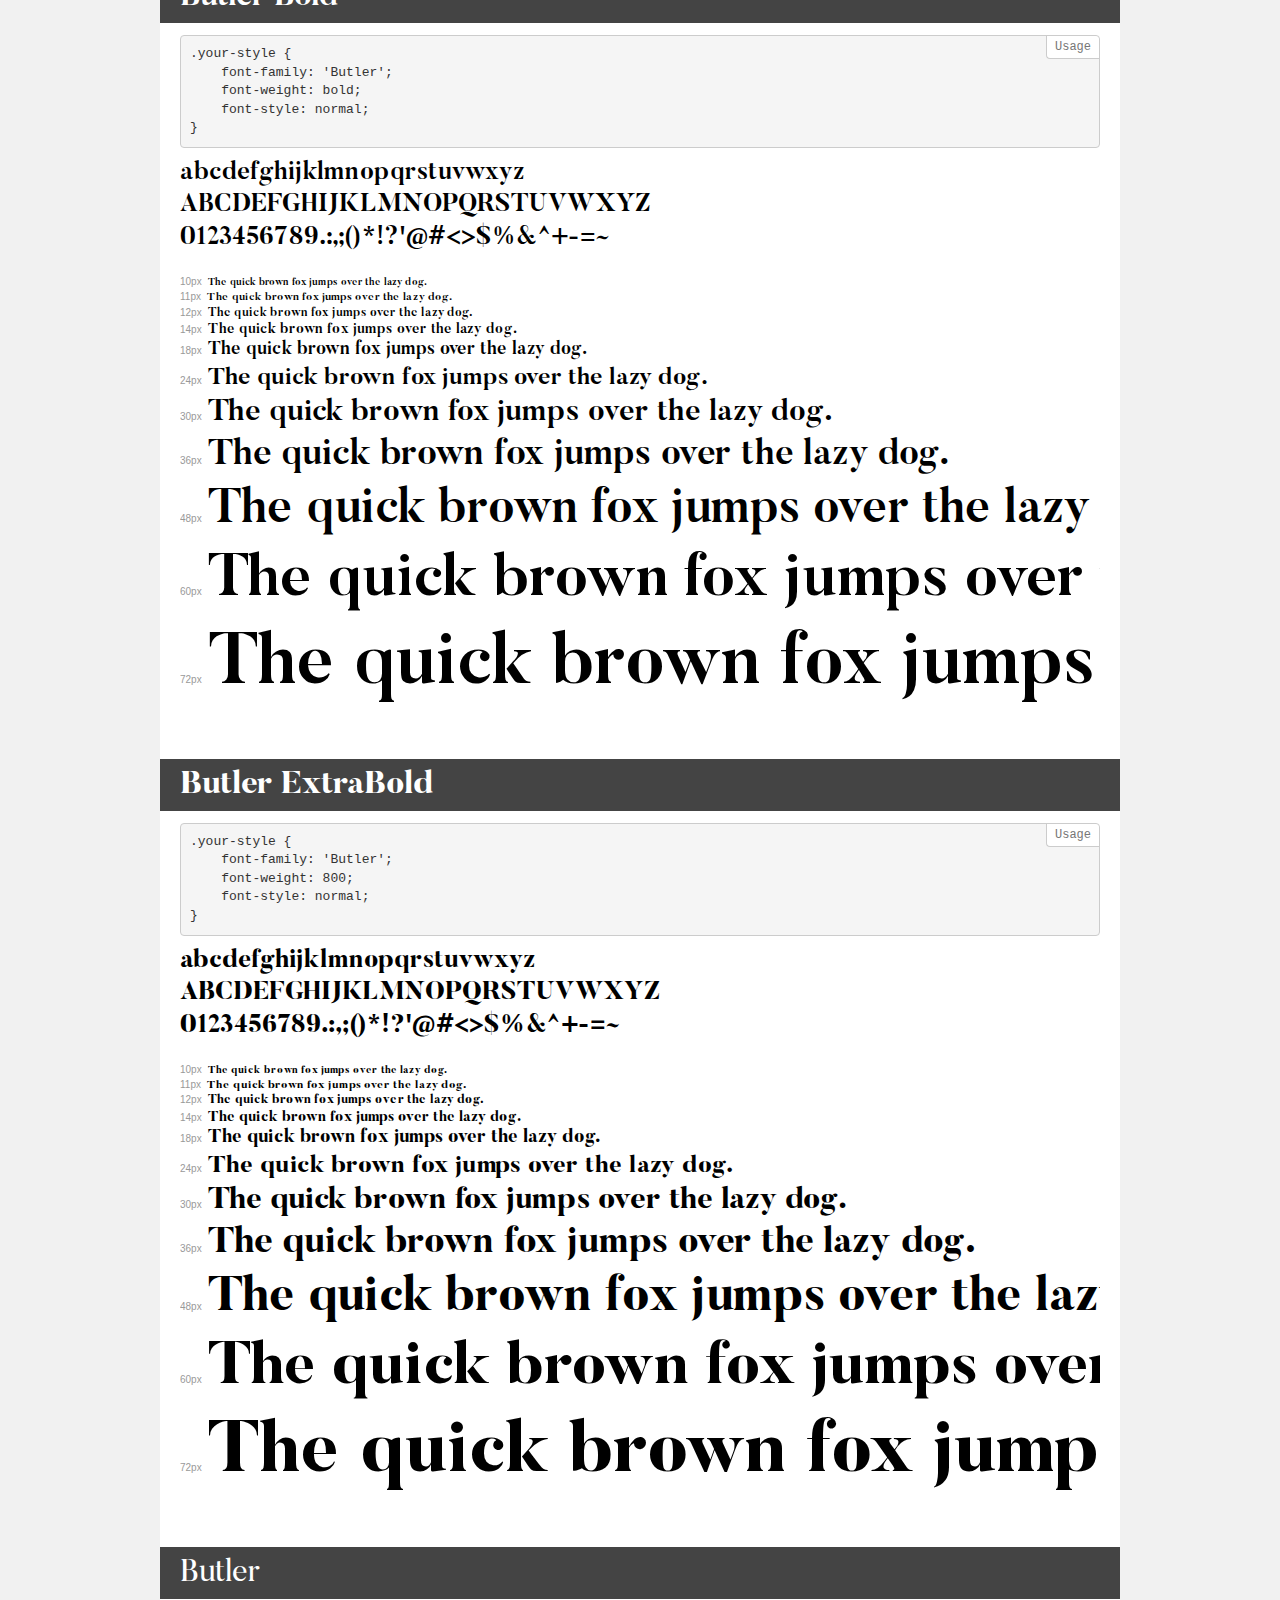
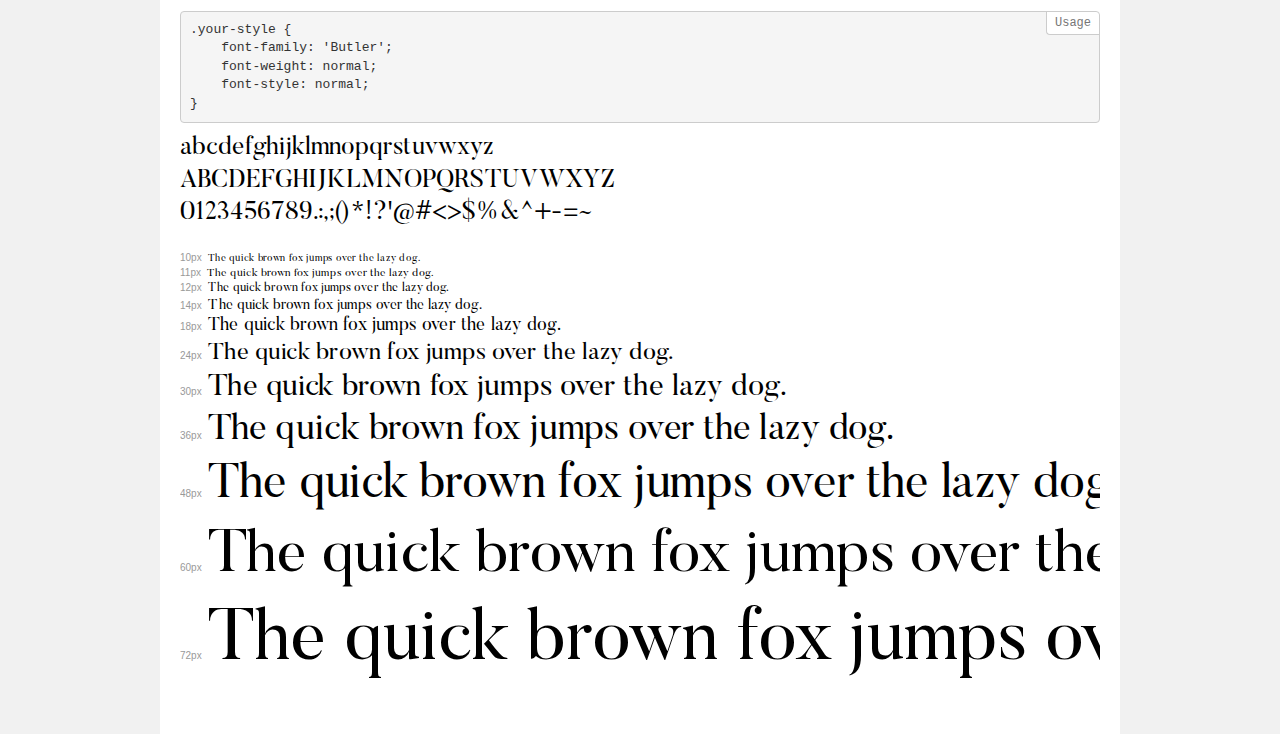
<file: assets/polices/butler/Butler_Webfont/demo.html>
<!DOCTYPE html>
<html>
<head>
    <meta charset="utf-8">
    <meta http-equiv="X-UA-Compatible" content="IE=edge">
    <meta name="viewport" content="width=device-width, initial-scale=1">
    <meta name="robots" content="noindex, noarchive">
    <meta name="format-detection" content="telephone=no">
    <title>Transfonter demo</title>
    <link href="stylesheet.css" rel="stylesheet">
    <style>
        /*
        http://meyerweb.com/eric/tools/css/reset/
        v2.0 | 20110126
        License: none (public domain)
        */
        html, body, div, span, applet, object, iframe,
        h1, h2, h3, h4, h5, h6, p, blockquote, pre,
        a, abbr, acronym, address, big, cite, code,
        del, dfn, em, img, ins, kbd, q, s, samp,
        small, strike, strong, sub, sup, tt, var,
        b, u, i, center,
        dl, dt, dd, ol, ul, li,
        fieldset, form, label, legend,
        table, caption, tbody, tfoot, thead, tr, th, td,
        article, aside, canvas, details, embed,
        figure, figcaption, footer, header, hgroup,
        menu, nav, output, ruby, section, summary,
        time, mark, audio, video {
            margin: 0;
            padding: 0;
            border: 0;
            font-size: 100%;
            font: inherit;
            vertical-align: baseline;
        }
        /* HTML5 display-role reset for older browsers */
        article, aside, details, figcaption, figure,
        footer, header, hgroup, menu, nav, section {
            display: block;
        }
        body {
            line-height: 1;
        }
        ol, ul {
            list-style: none;
        }
        blockquote, q {
            quotes: none;
        }
        blockquote:before, blockquote:after,
        q:before, q:after {
            content: '';
            content: none;
        }
        table {
            border-collapse: collapse;
            border-spacing: 0;
        }
        /* common styles */
        body {
            background: #f1f1f1;
            color: #000;
        }
        .page {
            background: #fff;
            width: 920px;
            margin: 0 auto;
            padding: 20px 20px 0 20px;
            overflow: hidden;
        }
        .font-container {
            overflow-x: auto;
            overflow-y: hidden;
            margin-bottom: 40px;
            line-height: 1.3;
            white-space: nowrap;
            padding-bottom: 5px;
        }
        h1 {
            position: relative;
            background: #444;
            font-size: 32px;
            color: #fff;
            padding: 10px 20px;
            margin: 0 -20px 12px -20px;
        }
        .letters {
            font-size: 25px;
            margin-bottom: 20px;
        }
        .s10:before {
            content: '10px';
        }
        .s11:before {
            content: '11px';
        }
        .s12:before {
            content: '12px';
        }
        .s14:before {
            content: '14px';
        }
        .s18:before {
            content: '18px';
        }
        .s24:before {
            content: '24px';
        }
        .s30:before {
            content: '30px';
        }
        .s36:before {
            content: '36px';
        }
        .s48:before {
            content: '48px';
        }
        .s60:before {
            content: '60px';
        }
        .s72:before {
            content: '72px';
        }
        .s10:before, .s11:before, .s12:before, .s14:before,
        .s18:before, .s24:before, .s30:before, .s36:before,
        .s48:before, .s60:before, .s72:before {
            font-family: Arial, sans-serif;
            font-size: 10px;
            font-weight: normal;
            font-style: normal;
            color: #999;
            padding-right: 6px;
        }
        pre {
            display: block;
            position: relative;
            padding: 9px;
            margin: 0 0 10px;
            font-family: Monaco, Menlo, Consolas, "Courier New", monospace !important;
            font-size: 13px;
            line-height: 1.428571429;
            color: #333;
            font-weight: normal !important;
            font-style: normal !important;
            background-color: #f5f5f5;
            border: 1px solid #ccc;
            overflow-x: auto;
            border-radius: 4px;
        }
        pre:after {
            display: block;
            position: absolute;
            right: 0;
            top: 0;
            content: 'Usage';
            line-height: 1;
            padding: 5px 8px;
            font-size: 12px;
            color: #767676;
            background-color: #fff;
            border: 1px solid #ccc;
            border-right: none;
            border-top: none;
            border-radius: 0 4px 0 4px;
            z-index: 10;
        }
        /* responsive */
        @media (max-width: 959px) {
            .page {
                width: auto;
                margin: 0;
            }
        }
    </style>
</head>
<body>
<div class="page">
    <div class="demo" style="font-family: 'Butler'; font-weight: 200; font-style: normal;">
        <h1>Butler UltraLight</h1>
        <pre>.your-style {
    font-family: 'Butler';
    font-weight: 200;
    font-style: normal;
}</pre>
        <div class="font-container">
            <p class="letters">
                abcdefghijklmnopqrstuvwxyz<br>
ABCDEFGHIJKLMNOPQRSTUVWXYZ<br>
                0123456789.:,;()*!?'@#<>$%&^+-=~
            </p>
            <p class="s10" style="font-size: 10px;">The quick brown fox jumps over the lazy dog.</p>
            <p class="s11" style="font-size: 11px;">The quick brown fox jumps over the lazy dog.</p>
            <p class="s12" style="font-size: 12px;">The quick brown fox jumps over the lazy dog.</p>
            <p class="s14" style="font-size: 14px;">The quick brown fox jumps over the lazy dog.</p>
            <p class="s18" style="font-size: 18px;">The quick brown fox jumps over the lazy dog.</p>
            <p class="s24" style="font-size: 24px;">The quick brown fox jumps over the lazy dog.</p>
            <p class="s30" style="font-size: 30px;">The quick brown fox jumps over the lazy dog.</p>
            <p class="s36" style="font-size: 36px;">The quick brown fox jumps over the lazy dog.</p>
            <p class="s48" style="font-size: 48px;">The quick brown fox jumps over the lazy dog.</p>
            <p class="s60" style="font-size: 60px;">The quick brown fox jumps over the lazy dog.</p>
            <p class="s72" style="font-size: 72px;">The quick brown fox jumps over the lazy dog.</p>
        </div>
    </div>
    <div class="demo" style="font-family: 'Butler'; font-weight: 500; font-style: normal;">
        <h1>Butler Medium</h1>
        <pre>.your-style {
    font-family: 'Butler';
    font-weight: 500;
    font-style: normal;
}</pre>
        <div class="font-container">
            <p class="letters">
                abcdefghijklmnopqrstuvwxyz<br>
ABCDEFGHIJKLMNOPQRSTUVWXYZ<br>
                0123456789.:,;()*!?'@#<>$%&^+-=~
            </p>
            <p class="s10" style="font-size: 10px;">The quick brown fox jumps over the lazy dog.</p>
            <p class="s11" style="font-size: 11px;">The quick brown fox jumps over the lazy dog.</p>
            <p class="s12" style="font-size: 12px;">The quick brown fox jumps over the lazy dog.</p>
            <p class="s14" style="font-size: 14px;">The quick brown fox jumps over the lazy dog.</p>
            <p class="s18" style="font-size: 18px;">The quick brown fox jumps over the lazy dog.</p>
            <p class="s24" style="font-size: 24px;">The quick brown fox jumps over the lazy dog.</p>
            <p class="s30" style="font-size: 30px;">The quick brown fox jumps over the lazy dog.</p>
            <p class="s36" style="font-size: 36px;">The quick brown fox jumps over the lazy dog.</p>
            <p class="s48" style="font-size: 48px;">The quick brown fox jumps over the lazy dog.</p>
            <p class="s60" style="font-size: 60px;">The quick brown fox jumps over the lazy dog.</p>
            <p class="s72" style="font-size: 72px;">The quick brown fox jumps over the lazy dog.</p>
        </div>
    </div>
    <div class="demo" style="font-family: 'Butler'; font-weight: 300; font-style: normal;">
        <h1>Butler Light</h1>
        <pre>.your-style {
    font-family: 'Butler';
    font-weight: 300;
    font-style: normal;
}</pre>
        <div class="font-container">
            <p class="letters">
                abcdefghijklmnopqrstuvwxyz<br>
ABCDEFGHIJKLMNOPQRSTUVWXYZ<br>
                0123456789.:,;()*!?'@#<>$%&^+-=~
            </p>
            <p class="s10" style="font-size: 10px;">The quick brown fox jumps over the lazy dog.</p>
            <p class="s11" style="font-size: 11px;">The quick brown fox jumps over the lazy dog.</p>
            <p class="s12" style="font-size: 12px;">The quick brown fox jumps over the lazy dog.</p>
            <p class="s14" style="font-size: 14px;">The quick brown fox jumps over the lazy dog.</p>
            <p class="s18" style="font-size: 18px;">The quick brown fox jumps over the lazy dog.</p>
            <p class="s24" style="font-size: 24px;">The quick brown fox jumps over the lazy dog.</p>
            <p class="s30" style="font-size: 30px;">The quick brown fox jumps over the lazy dog.</p>
            <p class="s36" style="font-size: 36px;">The quick brown fox jumps over the lazy dog.</p>
            <p class="s48" style="font-size: 48px;">The quick brown fox jumps over the lazy dog.</p>
            <p class="s60" style="font-size: 60px;">The quick brown fox jumps over the lazy dog.</p>
            <p class="s72" style="font-size: 72px;">The quick brown fox jumps over the lazy dog.</p>
        </div>
    </div>
    <div class="demo" style="font-family: 'Butler'; font-weight: 900; font-style: normal;">
        <h1>Butler Black</h1>
        <pre>.your-style {
    font-family: 'Butler';
    font-weight: 900;
    font-style: normal;
}</pre>
        <div class="font-container">
            <p class="letters">
                abcdefghijklmnopqrstuvwxyz<br>
ABCDEFGHIJKLMNOPQRSTUVWXYZ<br>
                0123456789.:,;()*!?'@#<>$%&^+-=~
            </p>
            <p class="s10" style="font-size: 10px;">The quick brown fox jumps over the lazy dog.</p>
            <p class="s11" style="font-size: 11px;">The quick brown fox jumps over the lazy dog.</p>
            <p class="s12" style="font-size: 12px;">The quick brown fox jumps over the lazy dog.</p>
            <p class="s14" style="font-size: 14px;">The quick brown fox jumps over the lazy dog.</p>
            <p class="s18" style="font-size: 18px;">The quick brown fox jumps over the lazy dog.</p>
            <p class="s24" style="font-size: 24px;">The quick brown fox jumps over the lazy dog.</p>
            <p class="s30" style="font-size: 30px;">The quick brown fox jumps over the lazy dog.</p>
            <p class="s36" style="font-size: 36px;">The quick brown fox jumps over the lazy dog.</p>
            <p class="s48" style="font-size: 48px;">The quick brown fox jumps over the lazy dog.</p>
            <p class="s60" style="font-size: 60px;">The quick brown fox jumps over the lazy dog.</p>
            <p class="s72" style="font-size: 72px;">The quick brown fox jumps over the lazy dog.</p>
        </div>
    </div>
    <div class="demo" style="font-family: 'Butler'; font-weight: bold; font-style: normal;">
        <h1>Butler Bold</h1>
        <pre>.your-style {
    font-family: 'Butler';
    font-weight: bold;
    font-style: normal;
}</pre>
        <div class="font-container">
            <p class="letters">
                abcdefghijklmnopqrstuvwxyz<br>
ABCDEFGHIJKLMNOPQRSTUVWXYZ<br>
                0123456789.:,;()*!?'@#<>$%&^+-=~
            </p>
            <p class="s10" style="font-size: 10px;">The quick brown fox jumps over the lazy dog.</p>
            <p class="s11" style="font-size: 11px;">The quick brown fox jumps over the lazy dog.</p>
            <p class="s12" style="font-size: 12px;">The quick brown fox jumps over the lazy dog.</p>
            <p class="s14" style="font-size: 14px;">The quick brown fox jumps over the lazy dog.</p>
            <p class="s18" style="font-size: 18px;">The quick brown fox jumps over the lazy dog.</p>
            <p class="s24" style="font-size: 24px;">The quick brown fox jumps over the lazy dog.</p>
            <p class="s30" style="font-size: 30px;">The quick brown fox jumps over the lazy dog.</p>
            <p class="s36" style="font-size: 36px;">The quick brown fox jumps over the lazy dog.</p>
            <p class="s48" style="font-size: 48px;">The quick brown fox jumps over the lazy dog.</p>
            <p class="s60" style="font-size: 60px;">The quick brown fox jumps over the lazy dog.</p>
            <p class="s72" style="font-size: 72px;">The quick brown fox jumps over the lazy dog.</p>
        </div>
    </div>
    <div class="demo" style="font-family: 'Butler'; font-weight: 800; font-style: normal;">
        <h1>Butler ExtraBold</h1>
        <pre>.your-style {
    font-family: 'Butler';
    font-weight: 800;
    font-style: normal;
}</pre>
        <div class="font-container">
            <p class="letters">
                abcdefghijklmnopqrstuvwxyz<br>
ABCDEFGHIJKLMNOPQRSTUVWXYZ<br>
                0123456789.:,;()*!?'@#<>$%&^+-=~
            </p>
            <p class="s10" style="font-size: 10px;">The quick brown fox jumps over the lazy dog.</p>
            <p class="s11" style="font-size: 11px;">The quick brown fox jumps over the lazy dog.</p>
            <p class="s12" style="font-size: 12px;">The quick brown fox jumps over the lazy dog.</p>
            <p class="s14" style="font-size: 14px;">The quick brown fox jumps over the lazy dog.</p>
            <p class="s18" style="font-size: 18px;">The quick brown fox jumps over the lazy dog.</p>
            <p class="s24" style="font-size: 24px;">The quick brown fox jumps over the lazy dog.</p>
            <p class="s30" style="font-size: 30px;">The quick brown fox jumps over the lazy dog.</p>
            <p class="s36" style="font-size: 36px;">The quick brown fox jumps over the lazy dog.</p>
            <p class="s48" style="font-size: 48px;">The quick brown fox jumps over the lazy dog.</p>
            <p class="s60" style="font-size: 60px;">The quick brown fox jumps over the lazy dog.</p>
            <p class="s72" style="font-size: 72px;">The quick brown fox jumps over the lazy dog.</p>
        </div>
    </div>
    <div class="demo" style="font-family: 'Butler'; font-weight: normal; font-style: normal;">
        <h1>Butler</h1>
        <pre>.your-style {
    font-family: 'Butler';
    font-weight: normal;
    font-style: normal;
}</pre>
        <div class="font-container">
            <p class="letters">
                abcdefghijklmnopqrstuvwxyz<br>
ABCDEFGHIJKLMNOPQRSTUVWXYZ<br>
                0123456789.:,;()*!?'@#<>$%&^+-=~
            </p>
            <p class="s10" style="font-size: 10px;">The quick brown fox jumps over the lazy dog.</p>
            <p class="s11" style="font-size: 11px;">The quick brown fox jumps over the lazy dog.</p>
            <p class="s12" style="font-size: 12px;">The quick brown fox jumps over the lazy dog.</p>
            <p class="s14" style="font-size: 14px;">The quick brown fox jumps over the lazy dog.</p>
            <p class="s18" style="font-size: 18px;">The quick brown fox jumps over the lazy dog.</p>
            <p class="s24" style="font-size: 24px;">The quick brown fox jumps over the lazy dog.</p>
            <p class="s30" style="font-size: 30px;">The quick brown fox jumps over the lazy dog.</p>
            <p class="s36" style="font-size: 36px;">The quick brown fox jumps over the lazy dog.</p>
            <p class="s48" style="font-size: 48px;">The quick brown fox jumps over the lazy dog.</p>
            <p class="s60" style="font-size: 60px;">The quick brown fox jumps over the lazy dog.</p>
            <p class="s72" style="font-size: 72px;">The quick brown fox jumps over the lazy dog.</p>
        </div>
    </div>
</div>
</body>
</html>
</file>
<file: css/mainphone.css>
:root {
    --mauveFonce: #330072;

}

.logo {
    width: 50vw;
    min-width: 300px;
}

header {
    display: flex;
    flex-direction: column;
    align-items: center;
}

li {
    align-self: center;
}

.offScreenMenu {
    display: flex;
    flex-direction: column;
    height:100%;
    width: 100%;
    justify-content: space-around;
    font-size: 3rem;
    position: fixed;
    background-color: var(--mauveFonce);
    left: -800px;
}

.offScreenMenu.active {
    right:0;
}

.hamMenu {
    height: 50px;
    width: 50px;
    margin-left: auto;
    position:relative;
}

.hamMenu span{
    height: 5px;
    width: 100%;
    background-color: aqua;
    border-radius: 25px;
    position: absolute;
    top:50%;
    left:50%;
    transform:translate(-50%, 50%);
    transition: .3s ease;;
}

.hamMenu span:nth-child(1){
    top: 25%;
}

.hamMenu span:nth-child(3){
    top: 75%;
}


.hamMenu.active span:nth-child(1){
    top: 50%;
    transform: translate(-50%, -50%);
}

.hamMenu.active span:nth-child(2){
    opacity: 0;
}

.hamMenu.active span:nth-child(3){
    top: 50%;
    transform: translate(-50%, -50%);
}

ul {
    display: flex;
    flex-direction: column;
    height:100vh;
    justify-content: space-around;
}
</file>
<file: css/main.css>
/* variables */
:root {
    --mauveFonce: #330072;
    --white: #fff;
}

@font-face {
    font-family: Butler;
    src: url(../assets/polices/butler/Butler_Webfont/Butler-Black.woff);
}

@font-face {
    font-family: TimeSS;
    src: url(../assets/polices/times_sans_serif/TIMESS__.ttf);
}

/* main */
main {
    display: flex;
    flex-direction: column;
    align-items: center;
    width: 80%;
    margin: auto;
}

body {
    margin: 0;
}

/* HEADER */
header {
    display: flex;
    justify-content: space-between;
    align-items: center;
}

.menu {
    display: none;
}

/* img logo osm */
.logo {
    width: 50vw;
    min-width: 300px;
    margin-left: 1vw;
}

/* style par defaut des liens du menu hamburger */
header a {
    color: var(--white);
    text-decoration: none;
}

/* hover des liens du menu hamburger */
header a:hover {
    text-decoration: underline;
}

/* lsite d'options header */
ul {
    display: flex;
    flex-direction: column;
    justify-content: space-between;
    height: 65vh;
    list-style-type: none;
}

/* elements de la liste */
li {
    align-self: center;
}

/* off-screen-menu */
.off-screen-menu {
    background-color: var(--mauveFonce);
    height: 100vh;
    width: 100%;
    position: fixed;
    top: 0;
    right: -800px;
    display: flex;
    flex-direction: column;
    align-items: center;
    justify-content: center;
    text-align: center;
    font-size: 3rem;
    transition: .3s ease;
    color: var(--white);
}

/* offscreen options */
.off-screen-choices {
    padding: 0;
}

/* overlay hamburger revient sur l'ecran au click */
.off-screen-menu.active {
    right: 0;
}

/* nav */
nav {
    padding: 1rem;
    display: flex;
}

/* ham menu */
.ham-menu {
    height: 50px;
    width: 40px;
    margin-left: auto;
    position: relative;
}

/* tites lignes du menu hamburger */
.ham-menu span {
    height: 5px;
    width: 100%;
    background-color: var(--mauveFonce);
    border-radius: 25px;
    position: absolute;
    left: 50%;
    top: 50%;
    transform: translate(-50%, -50%);
    transition: .3s ease;
    background-color: var(--mauveFonce);
}

/* movement des tites lignes du menu hamburger */
.ham-menu span:nth-child(1) {
    top: 25%;
}

.ham-menu span:nth-child(3) {
    top: 75%;
}

.ham-menu.active span {
    background-color: var(--white);
}

.ham-menu.active span:nth-child(1) {
    top: 50%;
    transform: translate(-50%, -50%) rotate(45deg);
}

.ham-menu.active span:nth-child(2) {
    opacity: 0;
}

.ham-menu.active span:nth-child(3) {
    top: 50%;
    transform: translate(-50%, -50%) rotate(-45deg);
}

/*Footer affichage téléphone */

footer {
    background-color: rgb(6, 1, 24);
    color: var(--white);
    font-family: timeSS;
    font-size: 1.3rem;
    display: flex;
    flex-direction: row;
    justify-content: center;
    margin-top: 10px;
}

svg {
    display: none;
}

.logoFooter {
    width: 10vw;
    max-width: 200px;
}



.liste-footer {
    flex-direction: row;
    align-items: center;
    justify-content: space-around;
    height: 10%;
    width: 80%;
    padding-inline-start: 0px;
    color: var(--white);
    text-decoration: none;
}

/* DESKTOP AFFICHAGE */
@media screen and (min-width: 800px) {
    * {
        box-sizing: border-box;
    }

    /* appliquable a toute la page */
    html {
        display: flex;
        flex-direction: column;
        justify-content: space-between;
    }

    /* header */
    .header {
        display: flex;
        width: 100%;
        justify-content: space-between;
        font-family: timeSS;
        font-size: 1.3rem;
    }

    /* largeur body */
    body {
        width: 100%
    }

    /* image osm du header */
    .logo {
        width: 30vw;
    }

    .logoFooter {
        width: 10vw;
        max-width: 200px;
    }

    .menu {
        display: flex;
        width: 50vw;
        background-color: #330072;
    }

    .menu ul {
        display: flex;
        flex-direction: row;
        width: 100%;
        height: 10vh;
        justify-content: space-around;
        padding: 0;

    }

    .menu a {
        color: var(--white);
        text-decoration: none;
        height: 100%;
    }

    .menu a:hover {
        text-decoration: underline;
    }

    .off-screen-menu {
        display: none;
    }

    nav {
        display: none;
    }


    /* titre h1 */
    h1 {
        font-size: 3rem;
        font-family: Butler;
    }

    /* titre main */
    main h1 {
        width: 80vw;
    }

    /* FOOTER */
    footer {
        background-color: rgb(6, 1, 24);
        color: var(--white);
        font-family: timeSS;
        font-size: 1.3rem;
        display: flex;
        flex-direction: row;
        align-items: center;
        justify-content: space-between;
    }

    footer li a {
        color: var(--white);
        text-decoration: none;
        height: 100%;
    }

    footer li a:hover {
        text-decoration: underline;
    }

    svg {
        display: block;
        height: 10%;
        width: 20%;
        align-self: flex-end;
    }

    #carre-osm {
        height: 100px;
        width: 100px;
    }

    #image-logo {
        fill: white;
    }
}
</file>
<file: css/style_MRF.css>
main {
    display: flex;
    flex-direction: column;
    width: 90%;
    margin: 0 5%;
}

/* grosse carte */
.photoGrosseCarte {
    width: 100%;
}

/* carte de gauche */
.carteGauche {
    display: flex;
    flex-direction: column-reverse;
}

.photoPetiteCarte {
    width: 100%;
}

/* desktop */
@media screen and (min-width: 800px) {
    .grosseCarte {
        display: flex;
        align-items: center;
        margin: 5vh 0;
        height: 60vh;
        justify-content: space-between;
    }

    .grosseCarteTxt {
        width: 50%;
    }

    .photoGrosseCarte {
        max-width: 450px;
    }

    .carteGauche {
        display: flex;
        width: 70%;
        flex-direction: row;
        align-items: center;
        justify-content: space-between;
        margin: 5vh 0;
    }

    .photoPetiteCarte {
        width: 45%;
    }

    .carteGaucheTxt {
        width: 45%;
    }
}
</file>
<file: assets/polices/butler/Butler_Stencil_Webfont/stylesheet.css>
@font-face {
    font-family: 'Butler Stencil';
    src: url('ButlerStencil-Medium.woff2') format('woff2'),
        url('ButlerStencil-Medium.woff') format('woff');
    font-weight: 500;
    font-style: normal;
}

@font-face {
    font-family: 'Butler Stencil';
    src: url('ButlerStencil.woff2') format('woff2'),
        url('ButlerStencil.woff') format('woff');
    font-weight: normal;
    font-style: normal;
}

@font-face {
    font-family: 'Butler Stencil';
    src: url('ButlerStencil-ExtraBold.woff2') format('woff2'),
        url('ButlerStencil-ExtraBold.woff') format('woff');
    font-weight: 800;
    font-style: normal;
}

@font-face {
    font-family: 'Butler Stencil';
    src: url('ButlerStencil-Black.woff2') format('woff2'),
        url('ButlerStencil-Black.woff') format('woff');
    font-weight: 900;
    font-style: normal;
}

@font-face {
    font-family: 'Butler Stencil';
    src: url('ButlerStencil-UltraLight.woff2') format('woff2'),
        url('ButlerStencil-UltraLight.woff') format('woff');
    font-weight: 200;
    font-style: normal;
}

@font-face {
    font-family: 'Butler Stencil';
    src: url('ButlerStencil-Bold.woff2') format('woff2'),
        url('ButlerStencil-Bold.woff') format('woff');
    font-weight: bold;
    font-style: normal;
}

@font-face {
    font-family: 'Butler Stencil';
    src: url('ButlerStencil-Light.woff2') format('woff2'),
        url('ButlerStencil-Light.woff') format('woff');
    font-weight: 300;
    font-style: normal;
}
</file>
<file: assets/polices/butler/Butler_Webfont/stylesheet.css>
@font-face {
    font-family: 'Butler';
    src: url('Butler-UltraLight.woff2') format('woff2'),
        url('Butler-UltraLight.woff') format('woff');
    font-weight: 200;
    font-style: normal;
}

@font-face {
    font-family: 'Butler';
    src: url('Butler-Medium.woff2') format('woff2'),
        url('Butler-Medium.woff') format('woff');
    font-weight: 500;
    font-style: normal;
}

@font-face {
    font-family: 'Butler';
    src: url('Butler-Light.woff2') format('woff2'),
        url('Butler-Light.woff') format('woff');
    font-weight: 300;
    font-style: normal;
}

@font-face {
    font-family: 'Butler';
    src: url('Butler-Black.woff2') format('woff2'),
        url('Butler-Black.woff') format('woff');
    font-weight: 900;
    font-style: normal;
}

@font-face {
    font-family: 'Butler';
    src: url('Butler-Bold.woff2') format('woff2'),
        url('Butler-Bold.woff') format('woff');
    font-weight: bold;
    font-style: normal;
}

@font-face {
    font-family: 'Butler';
    src: url('Butler-ExtraBold.woff2') format('woff2'),
        url('Butler-ExtraBold.woff') format('woff');
    font-weight: 800;
    font-style: normal;
}

@font-face {
    font-family: 'Butler';
    src: url('Butler.woff2') format('woff2'),
        url('Butler.woff') format('woff');
    font-weight: normal;
    font-style: normal;
}
</file>
